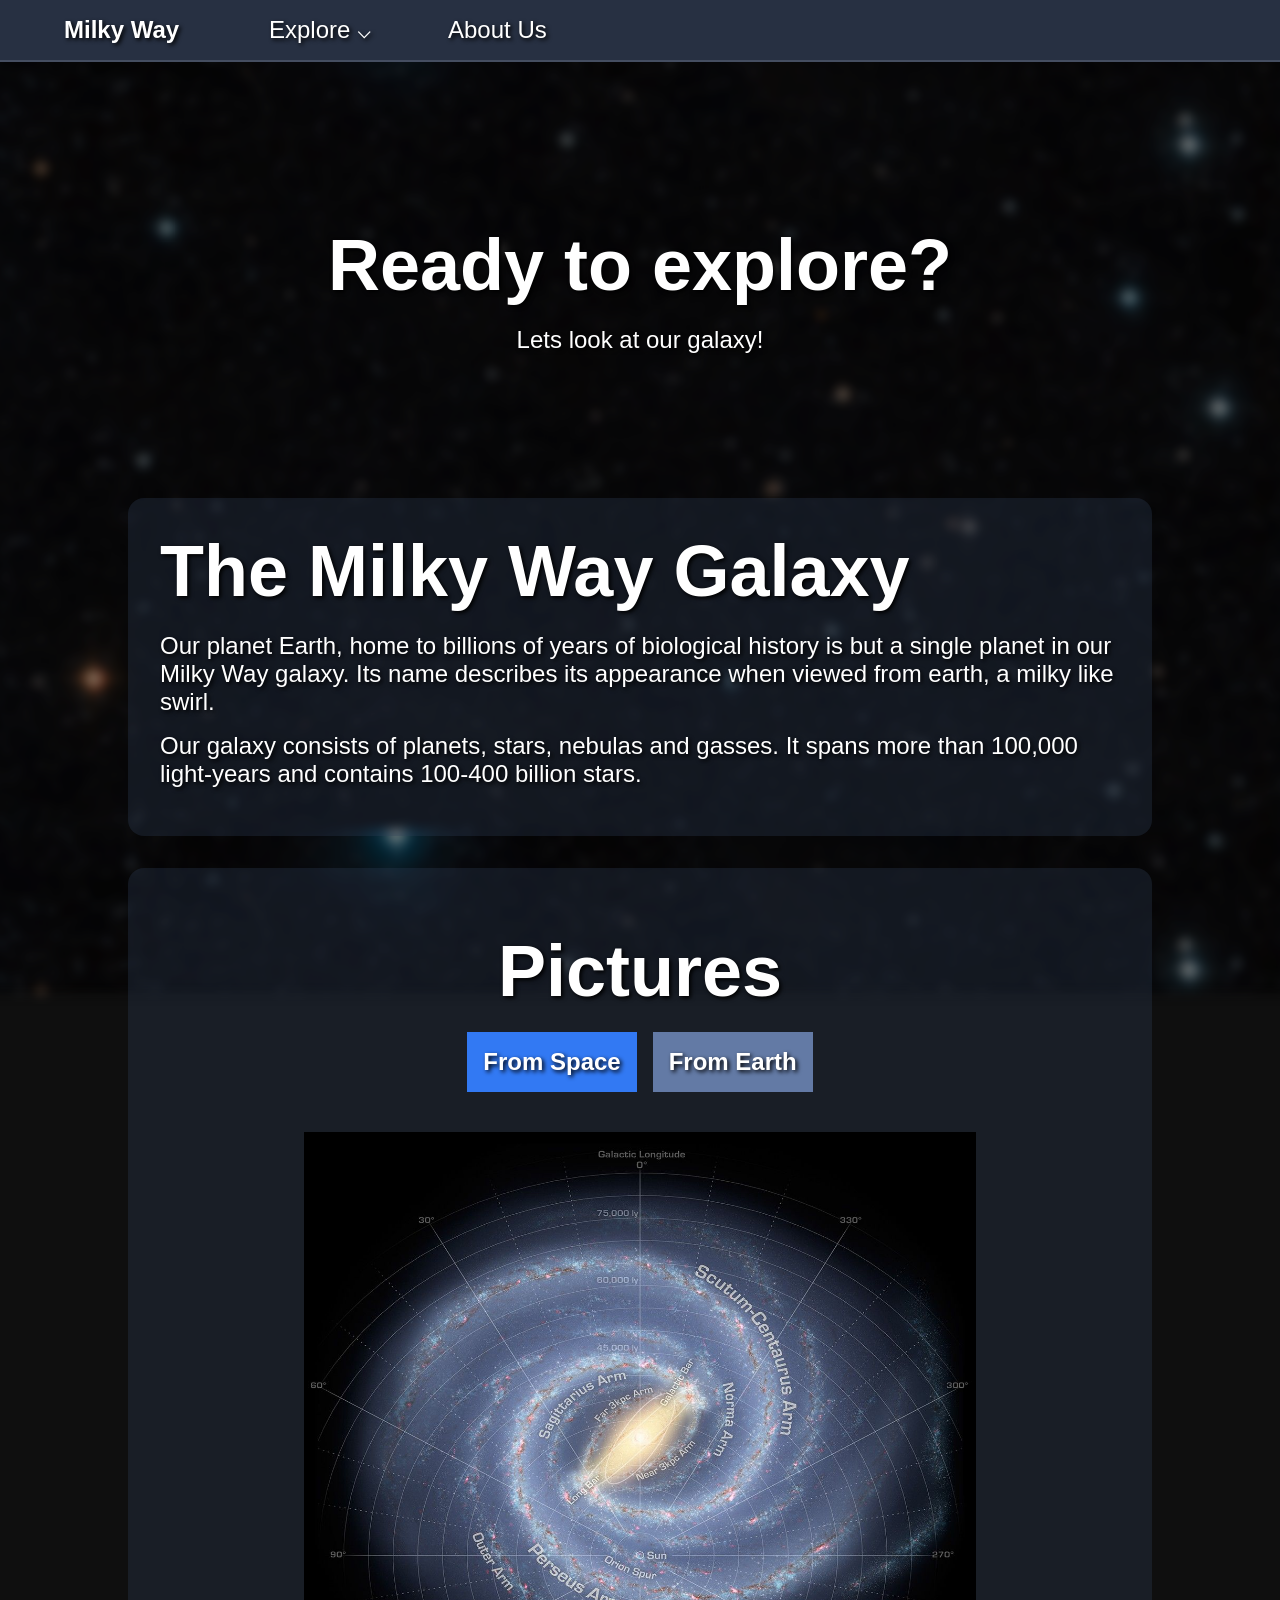
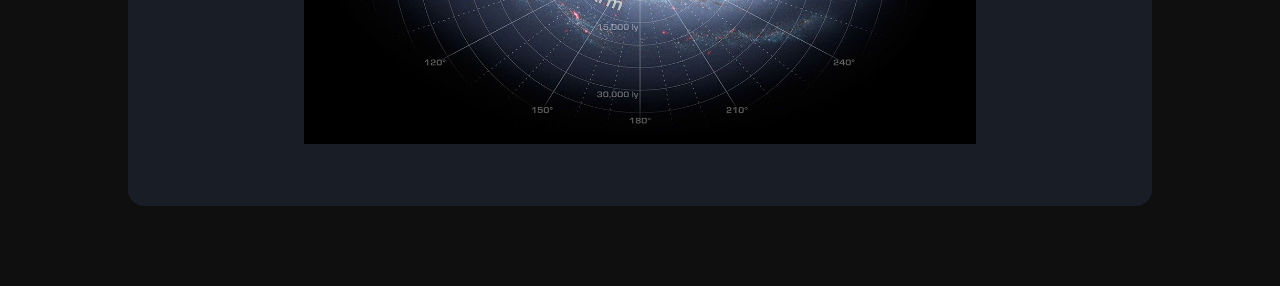
<file: Summative 2/index.html>
<!DOCTYPE html>
<html lang="en">

<head>
    <meta charset="UTF-8">
    <meta name="viewport" content="width=device-width, initial-scale=1.0">
    <title>Milkyway</title>
    <link rel="stylesheet" href="assets/css/style.css">
</head>

<body>
    <div class="content">
        <header>
            <nav class="navbar">
                <ul class="main-nav-bar ">
                    <li><a href="index.html" tabindex="0" [aria-current="page" ] id="currentPage">Milky Way</a></li>
                    <li>
                        <div class="dropdown-menu">
                            <button onclick="dropdown()" id="dropdown-btn">Explore ⌵</button>
                            <div id="dropdown-content">
                                <ul>
                                    <li><a href="pages/solarsystem.html" tabindex="0">Solar System</a></li>
                                    <li><a href="pages/planet/mercury.html" tabindex="0">Mercury</a></li>
                                    <li><a href="pages/planet/venus.html" tabindex="0">Venus</a></li>
                                    <li><a href="pages/planet/earth.html" tabindex="0">Earth</a></li>
                                    <li><a href="pages/planet/mars.html" tabindex="0">Mars</a></li>
                                    <li><a href="pages/planet/jupiter.html" tabindex="0">Jupiter</a></li>
                                    <li><a href="pages/planet/saturn.html" tabindex="0">Saturn</a></li>
                                    <li><a href="pages/planet/uranus.html" tabindex="0">Uranus</a></li>
                                    <li><a href="pages/planet/neptune.html" tabindex="0">Neptune</a></li>
                                </ul>
                            </div>
                        </div>
                    </li>
                    <li><a href="pages/about.html" tabindex="0">About Us</a>
                    </li>
                </ul>
            </nav>
        </header>

        <!-- Main tag for semantics -->
        <main>
            <div id="wrapper">

                <div class="introduction">
                    <h1>Ready to explore?</h1>
                    <p>Lets look at our galaxy!</p>
                </div>




                <div class="grid-container">
                    <div class="grid-text-container" id="">
                        <h1>The Milky Way Galaxy</h1>
                        <p>Our planet Earth, home to billions of years of biological history is but a single planet in
                            our
                            Milky
                            Way galaxy. Its name describes its appearance when viewed from earth, a milky like swirl.
                        </p>
                        <p>Our galaxy consists of planets, stars, nebulas and gasses. It
                            spans more than 100,000 light-years and contains 100-400 billion stars.</p>
                    </div>

                    <div class="grid-media-container">
                        <h1>Pictures</h1>
                        <div class="btn-container">
                            <button class="btn-highlight" id="milky-button1"
                                onclick="img_swap(this, 'assets/images/milkyway.jpg', 'milkyway')">From Space</button>
                            <button class="btn-default" id="milky-button2"
                                onclick="img_swap(this, 'assets/images/milkyway_earth.jpg', 'milkyway')">From
                                Earth</button>
                        </div>
                        <img src="assets/images/milkyway.jpg" alt="Milkyway Space" class="img-child" id="milkyway">
                    </div>
                </div>
            </div>

        </main>
    </div>

    <script src="assets/js/script.js" defer></script>
</body>


</html>
</file>
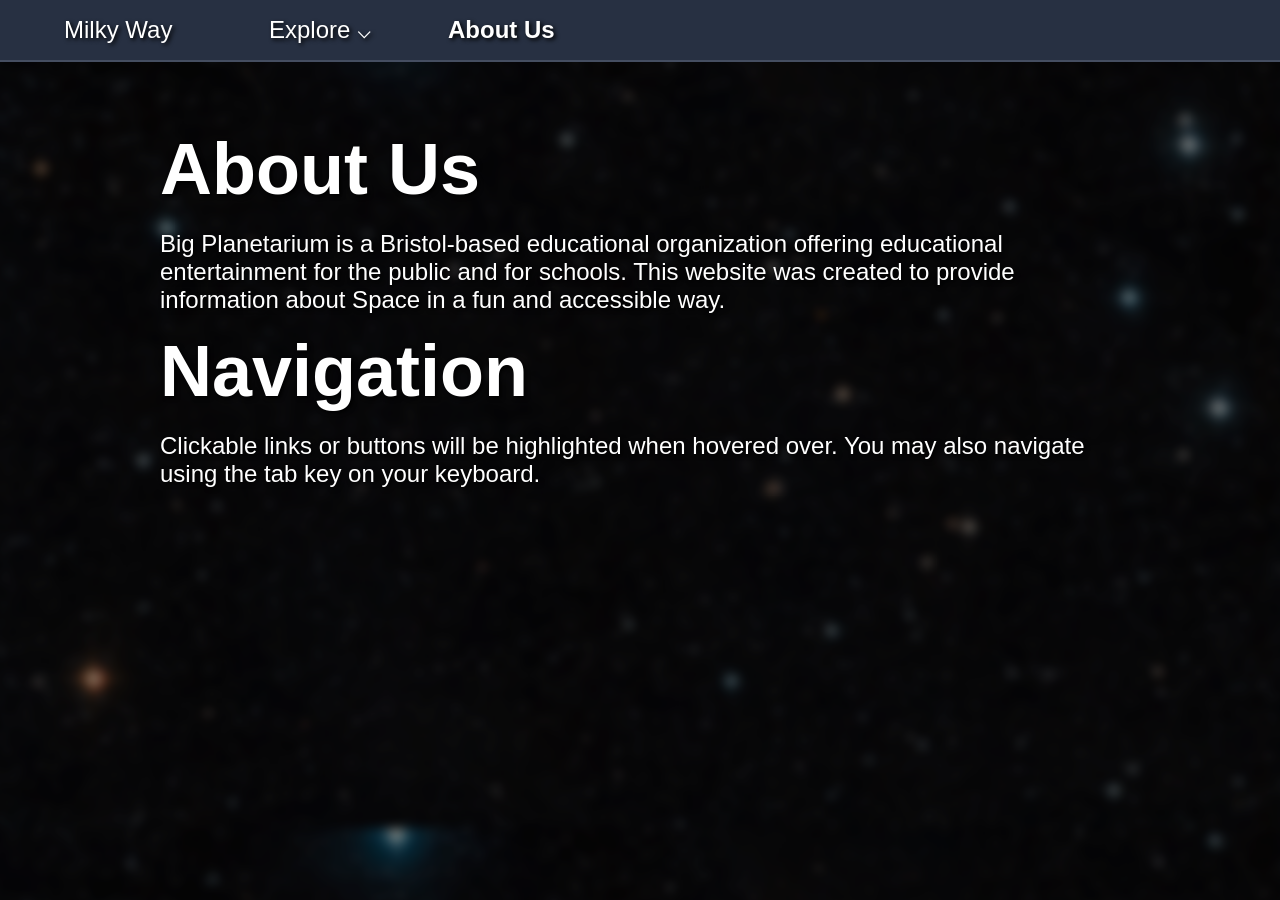
<file: Summative 2/pages/about.html>
<!DOCTYPE html>
<html lang="en">

<head>
    <meta charset="UTF-8">
    <meta name="viewport" content="width=device-width, initial-scale=1.0">
    <title>Saturn</title>
    <link rel="stylesheet" href="../assets/css/style.css">
</head>

<body>
    <div class="content">
        <header>
            <nav class="navbar">
                <ul class="main-nav-bar ">
                    <li><a href="../index.html" tabindex="0">Milky Way</a></li>
                    <li>
                        <div class="dropdown-menu">
                            <!-- <a href="solarsystem.html" tabindex="0">Our Solar System</a> -->
                            <button onclick="dropdown()" id="dropdown-btn">Explore ⌵</button>
                            <div id="dropdown-content">
                                <ul>
                                    <li><a href="solarsystem.html" tabindex="0">Solar System</a></li>
                                    <li><a href="planet/mercury.html" tabindex="0">Mercury</a></li>
                                    <li><a href="planet/venus.html" tabindex="0">Venus</a></li>
                                    <li><a href="planet/earth.html" tabindex="0">Earth</a></li>
                                    <li><a href="planet/mars.html" tabindex="0">Mars</a></li>
                                    <li><a href="planet/jupiter.html" tabindex="0">Jupiter</a></li>
                                    <li><a href="planet/saturn.html" tabindex="0">Saturn</a></li>
                                    <li><a href="planet/uranus.html" tabindex="0">Uranus</a></li>
                                    <li><a href="planet/neptune.html" tabindex="0">Neptune</a></li>
                                </ul>
                            </div>
                        </div>
                    </li>
                    <li><a href="about.html" [aria-current="page"] tabindex="0" id="currentPage">About Us</a>
                    </li>
                </ul>
            </nav>
        </header>

        <!-- Main tag for semandtics -->
        <main>
            <div id="wrapper">
                <div class="text-container">
                    <h1>About Us</h1>
                    <p>Big Planetarium is a Bristol-based educational organization offering educational entertainment
                        for the public and for schools. This website was created to provide information about Space in a
                        fun and accessible way.</p>

                    <h1>Navigation</h1>
                    <p>Clickable links or buttons will be highlighted when hovered over. You may also navigate using the
                        tab key on your keyboard.</p>
                </div>

            </div>
    </div>
    </main>
    <script src="../assets/js/script.js" defer></script>
</body>


</html>
</file>
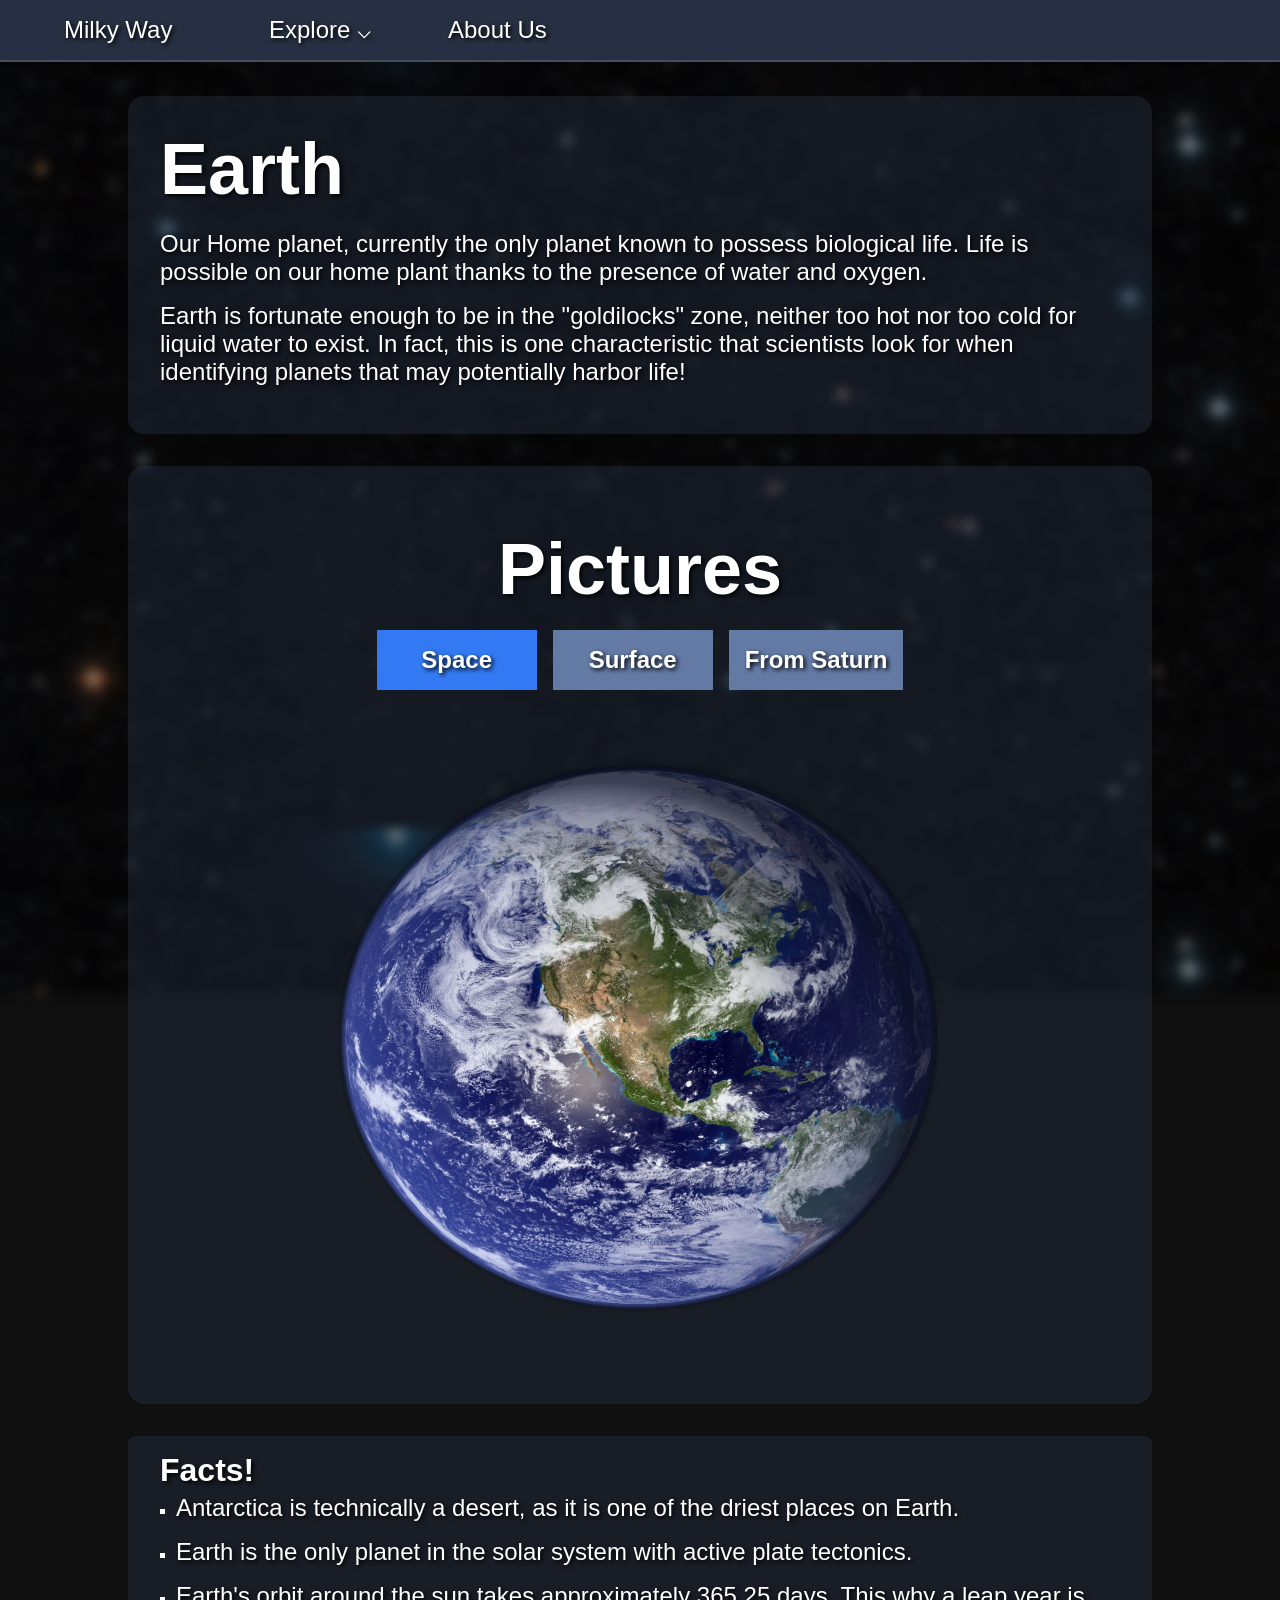
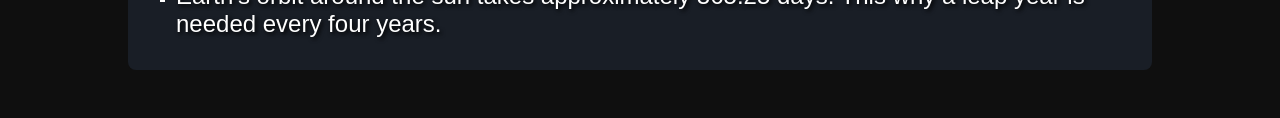
<file: Summative 2/pages/planet/earth.html>
<!DOCTYPE html>
<html lang="en">

<head>
    <meta charset="UTF-8">
    <meta name="viewport" content="width=device-width, initial-scale=1.0">
    <title>Earth</title>
    <link rel="stylesheet" href="../../assets/css/style.css">
</head>

<body>
    <div class="content">
        <header>
            <nav class="navbar">
                <ul class="main-nav-bar ">
                    <li><a href="../../index.html" tabindex="0">Milky Way</a></li>
                    <li>
                        <div class="dropdown-menu">
                            <button onclick="dropdown()" id="dropdown-btn">Explore ⌵</button>
                            <div id="dropdown-content">
                                <ul>
                                    <li><a href="../solarsystem.html" tabindex="0">Solar System</a></li>
                                    <li><a href="mercury.html" tabindex="0">Mercury</a></li>
                                    <li><a href="venus.html" tabindex="0">Venus</a></li>
                                    <li><a href="earth.html" tabindex="0" id="currentPage" [aria-current="page"
                                            ]>Earth</a></li>
                                    <li><a href="mars.html" tabindex="0">Mars</a></li>
                                    <li><a href="jupiter.html" tabindex="0">Jupiter</a></li>
                                    <li><a href="saturn.html" tabindex="0">Saturn</a></li>
                                    <li><a href="uranus.html" tabindex="0">Uranus</a></li>
                                    <li><a href="neptune.html" tabindex="0">Neptune</a></li>
                                </ul>
                            </div>
                        </div>
                    </li>
                    <li><a href="../about.html" tabindex="0">About Us</a>
                    </li>
                </ul>
            </nav>
        </header>

        <!-- Main tag for semantics -->
        <main>
            <div id="wrapper">
                <div class="grid-container">
                    <div class="grid-text-container">
                        <h1>Earth</h1>
                        <p>Our Home planet, currently the only planet known to possess biological life. Life is possible
                            on
                            our
                            home plant thanks to the presence of water and oxygen.
                        </p>
                        <p>Earth is fortunate enough to be in the "goldilocks" zone,
                            neither
                            too
                            hot nor too cold for liquid water to exist. In fact, this is one characteristic that scientists look for when identifying planets that may potentially harbor life!</p>

                    </div>

                    <div class="grid-media-container">
                        <h1>Pictures</h1>
                        <div class="btn-container">
                            <button class="btn-highlight" id="earth-button1"
                                onclick="img_swap(this, '../../assets/images/planet_space/Earth.webp', 'earth')">Space</button>
                            <button class="btn-default" id="earth-button2"
                                onclick="img_swap(this, '../../assets/images/planet_surface/earth_surface.jpg', 'earth')">Surface</button>
                            <button class="btn-default" id="earth-button3"
                                onclick="img_swap(this, '../../assets/images/misc/pale_dot.png', 'earth')">From
                                Saturn</button>
                        </div>
                        <img src="../../assets/images/planet_space/Earth.webp" alt="earth" class="img-child" id="earth">
                    </div>
                </div>

                <div class="fact-container">
                    <h2>Facts!</h2>
                    <ul>
                        <!-- p tag inside li for semantics, helps with accessibility -->
                        <li>
                            <p>Antarctica is technically a desert, as it is one of the driest places on Earth.</p>
                        </li>
                        <li>
                            <p>Earth is the only planet in the solar system with active plate tectonics.</p>
                        </li>
                        <li>
                            <p>Earth's orbit around the sun takes approximately 365.25 days. This why a leap year is
                                needed
                                every four years.</p>
                        </li>
                    </ul>
                </div>
            </div>
        </main>
    </div>
    <script src="../../assets/js/script.js" defer></script>
</body>


</html>
</file>
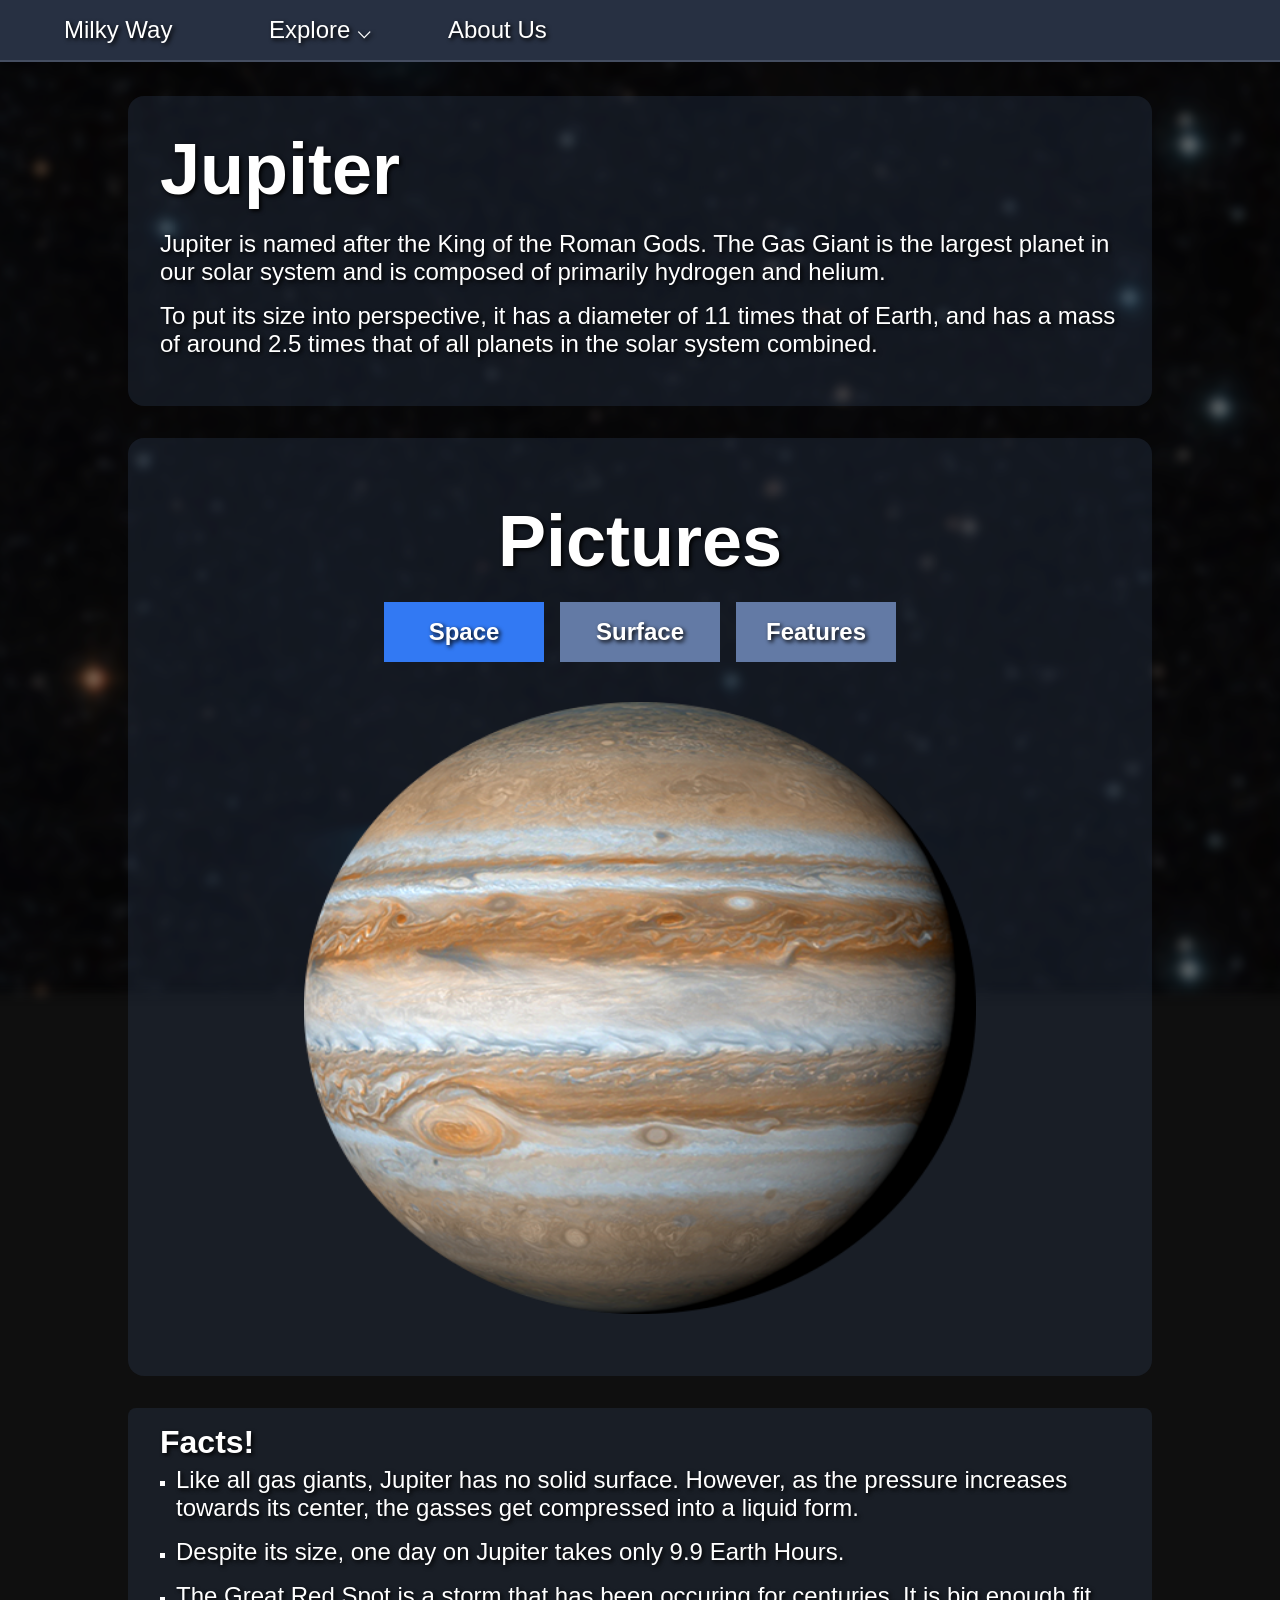
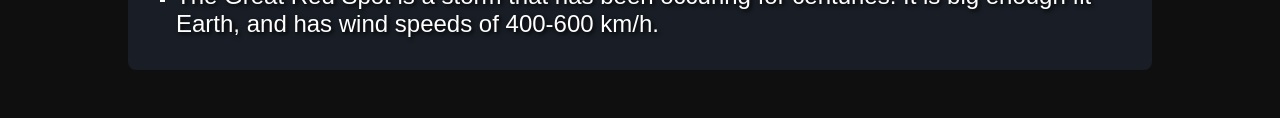
<file: Summative 2/pages/planet/jupiter.html>
<!DOCTYPE html>
<html lang="en">

<head>
    <meta charset="UTF-8">
    <meta name="viewport" content="width=device-width, initial-scale=1.0">
    <title>Jupiter</title>
    <link rel="stylesheet" href="../../assets/css/style.css">
</head>

<body>
    <div class="content">
        <header>
            <nav class="navbar">
                <ul class="main-nav-bar ">
                    <li><a href="../../index.html" tabindex="0">Milky Way</a></li>
                    <li>
                        <div class="dropdown-menu">
                            <button onclick="dropdown()" id="dropdown-btn">Explore ⌵</button>
                            <div id="dropdown-content">
                                <ul>
                                    <li><a href="../solarsystem.html" tabindex="0">Solar System</a></li>
                                    <li><a href="mercury.html" tabindex="0">Mercury</a></li>
                                    <li><a href="venus.html" tabindex="0">Venus</a></li>
                                    <li><a href="earth.html" tabindex="0">Earth</a></li>
                                    <li><a href="mars.html" tabindex="0">Mars</a></li>
                                    <li><a href="jupiter.html" tabindex="0" id="currentPage" [aria-current="page"
                                            ]>Jupiter</a></li>
                                    <li><a href="saturn.html" tabindex="0">Saturn</a></li>
                                    <li><a href="uranus.html" tabindex="0">Uranus</a></li>
                                    <li><a href="neptune.html" tabindex="0">Neptune</a></li>
                                </ul>
                            </div>
                        </div>
                    </li>
                    <li><a href="../about.html" tabindex="0">About Us</a>
                    </li>
                </ul>
            </nav>
        </header>

        <!-- Main tag for semantics -->
        <main>
            <div id="wrapper">
                <div class="grid-container">

                    <div class="grid-text-container">
                        <h1>Jupiter</h1>
                        <p>Jupiter is named after the King of the Roman Gods. The Gas Giant is the largest planet in our
                            solar
                            system and is composed of primarily hydrogen and helium.</p>
                        <p>To put its size into perspective, it has a diameter of 11 times that of Earth, and has a mass
                            of around 2.5 times that of all planets in the solar system combined.</p>
                    </div>

                    <div class="grid-media-container">
                        <h1>Pictures</h1>
                        <div class="btn-container">
                            <button class="btn-highlight" id="jupiter-button1"
                                onclick="img_swap(this, '../../assets/images/planet_space/jupiter.png', 'jupiter')">Space</button>
                            <button class="btn-default" id="jupiter-button2"
                                onclick="img_swap(this, '../../assets/images/planet_surface/jupiter_surface.jpg', 'jupiter')">Surface</button>
                            <button class="btn-default" id="jupiter-button3"
                                onclick="img_swap(this, '../../assets/images/misc/jupiter_features.jpg', 'jupiter')">Features</button>
                        </div>
                        <img src="../../assets/images/planet_space/jupiter.png" alt="jupiter" class="img-child"
                            id="jupiter">
                    </div>
                </div>

                <div class="fact-container">
                    <h2>Facts!</h2>
                    <ul>
                        <!-- p tag inside li for semantics, helps with accessibility -->
                        <li>
                            <p>Like all gas giants, Jupiter has no solid surface. However, as the pressure increases
                                towards
                                its center, the gasses get compressed into a liquid form.</p>
                        </li>
                        <li>
                            <p>Despite its size, one day on Jupiter takes only 9.9 Earth Hours.</p>
                        </li>
                        <li>
                            <p>The Great Red Spot is a storm that has been occuring for centuries. It is big enough fit
                                Earth, and has wind speeds of 400-600 km/h.</p>
                        </li>
                    </ul>
                </div>
            </div>
        </main>
    </div>
    <script src="../../assets/js/script.js" defer></script>
</body>


</html>
</file>
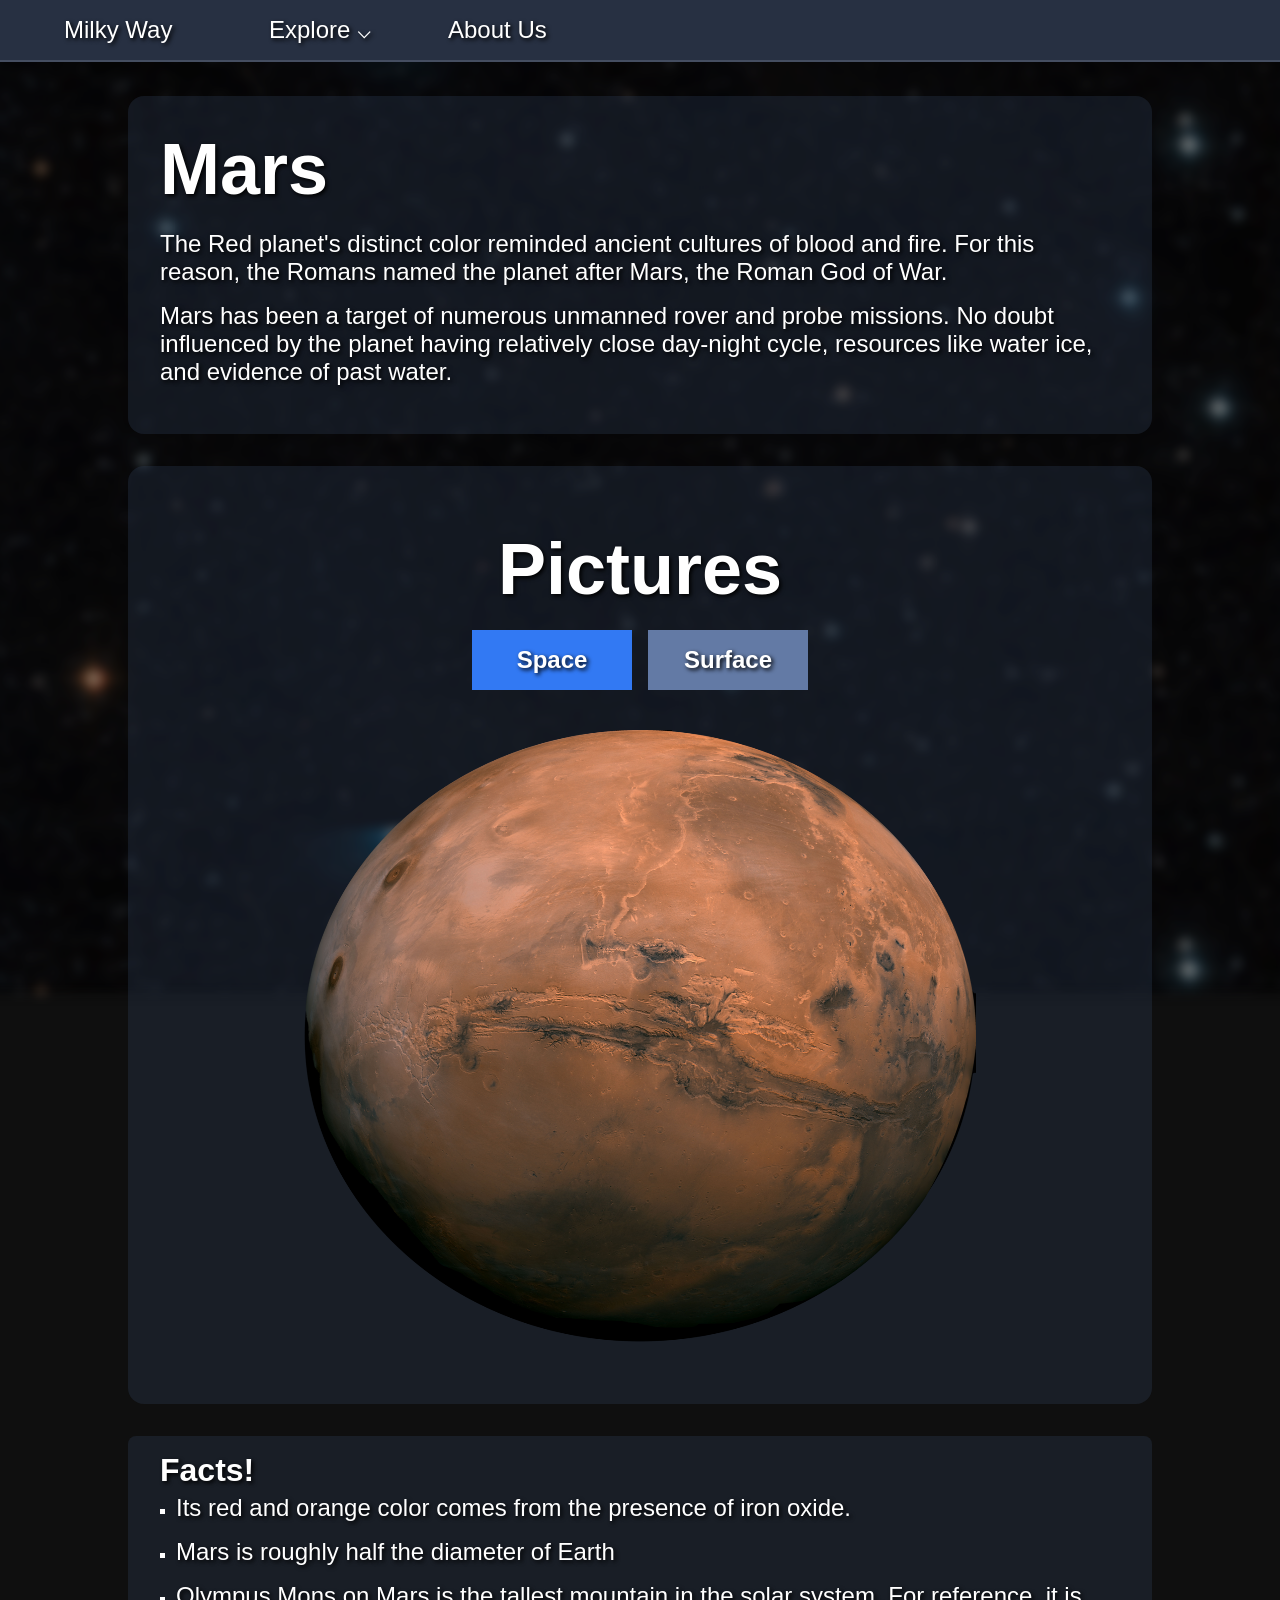
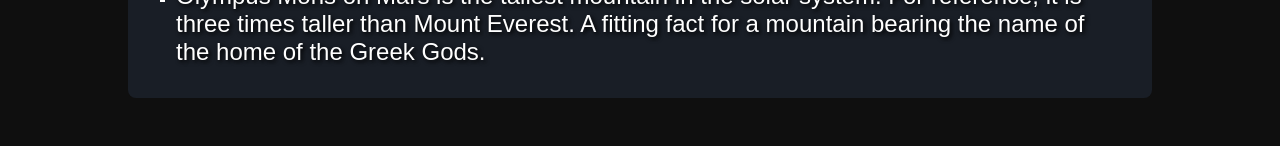
<file: Summative 2/pages/planet/mars.html>
<!DOCTYPE html>
<html lang="en">

<head>
    <meta charset="UTF-8">
    <meta name="viewport" content="width=device-width, initial-scale=1.0">
    <title>Mars</title>
    <link rel="stylesheet" href="../../assets/css/style.css">
</head>

<body>
    <div class="content">
        <header>
            <nav class="navbar">
                <ul class="main-nav-bar ">
                    <li><a href="../../index.html" tabindex="0">Milky Way</a></li>
                    <li>
                        <div class="dropdown-menu">
                            <button onclick="dropdown()" id="dropdown-btn">Explore ⌵</button>
                            <div id="dropdown-content">
                                <ul>
                                    <li><a href="../solarsystem.html" tabindex="0">Solar System</a></li>
                                    <li><a href="mercury.html" tabindex="0">Mercury</a></li>
                                    <li><a href="venus.html" tabindex="0">Venus</a></li>
                                    <li><a href="earth.html" tabindex="0">Earth</a></li>
                                    <li><a href="mars.html" tabindex="0" id="currentPage" [aria-current="page"
                                            ]>Mars</a></li>
                                    <li><a href="jupiter.html" tabindex="0">Jupiter</a></li>
                                    <li><a href="saturn.html" tabindex="0">Saturn</a></li>
                                    <li><a href="uranus.html" tabindex="0">Uranus</a></li>
                                    <li><a href="neptune.html" tabindex="0">Neptune</a></li>
                                </ul>
                            </div>
                        </div>
                    </li>
                    <li><a href="../about.html" tabindex="0">About Us</a>
                    </li>
                </ul>
            </nav>

        </header>

        <!-- Main tag for semantics -->
        <main>
            <div id="wrapper">
                <div class="grid-container">
                    <div class="grid-text-container">
                        <h1>Mars</h1>
                        <p>The Red planet's distinct color reminded ancient cultures of blood and fire. For this reason,
                            the
                            Romans named the planet after Mars, the Roman God of War.</p>
                        <P>Mars has been a target of numerous unmanned rover and probe missions. No doubt influenced by
                            the planet having relatively
                            close day-night cycle, resources like water ice, and evidence of past water.
                        </P>
                    </div>

                    <div class="grid-media-container">
                        <h1>Pictures</h1>
                        <div class="btn-container">
                            <button class="btn-highlight" id="mars-button1"
                                onclick="img_swap(this, '../../assets/images/planet_space/mars.png', 'mars')">Space</button>
                            <button class="btn-default" id="mars-button2"
                                onclick="img_swap(this, '../../assets/images/planet_surface/mars_surface.webp', 'mars')">Surface</button>
                        </div>
                        <img src="../../assets/images/planet_space/mars.png" alt="mars" class="img-child" id="mars">
                    </div>
                </div>

                <div class="fact-container">
                    <h2>Facts!</h2>
                    <ul>
                        <!-- p tag inside li for semantics, helps with accessibility -->
                        <li>
                            <p>Its red and orange color comes from the presence of iron oxide.</p>
                        </li>
                        <li>
                            <p>Mars is roughly half the diameter of Earth</p>
                        </li>
                        <li>
                            <p>Olympus Mons on Mars is the tallest mountain in the solar system. For reference, it is
                                three times taller than
                                Mount
                                Everest. A fitting fact for a mountain bearing the name of the home of the Greek Gods.
                            </p>
                        </li>
                    </ul>
                </div>
            </div>
        </main>
    </div>
    <script src="../../assets/js/script.js" defer></script>
</body>


</html>
</file>
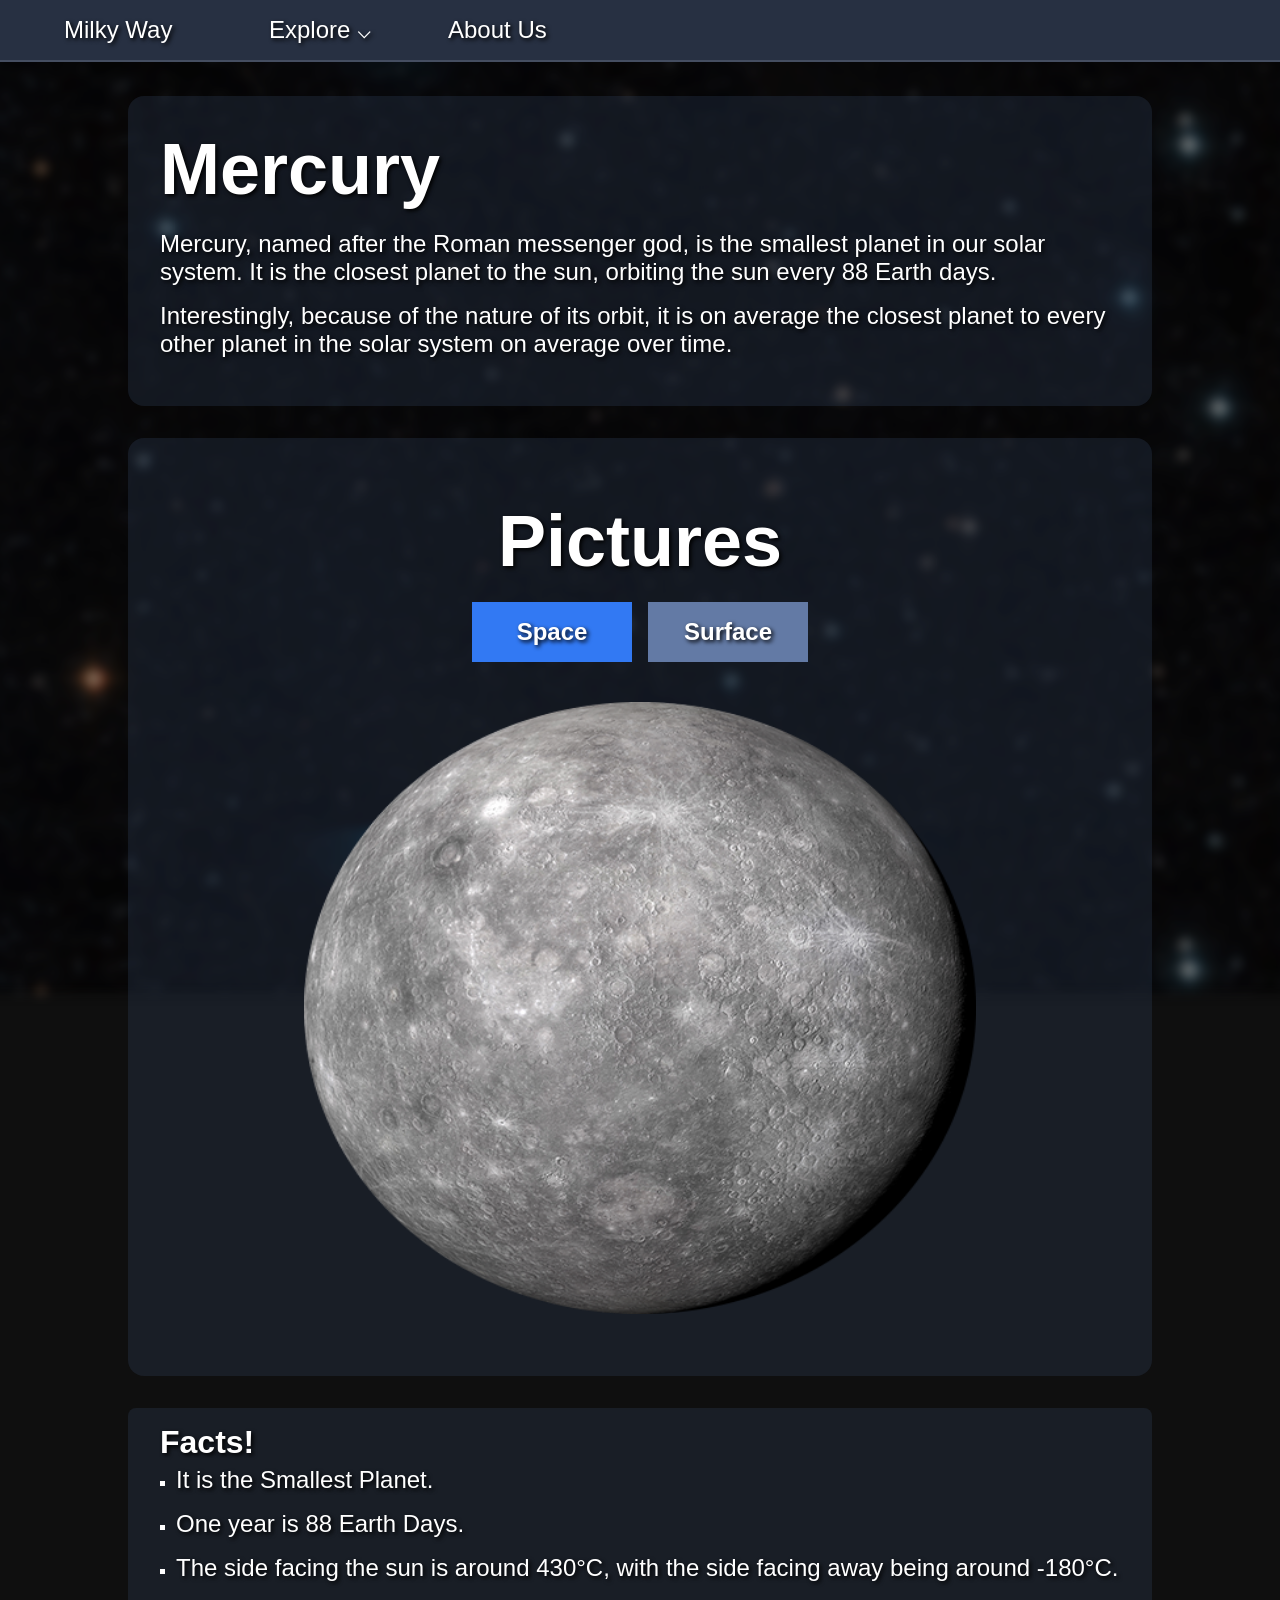
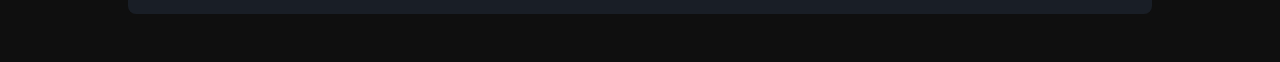
<file: Summative 2/pages/planet/mercury.html>
<!DOCTYPE html>
<html lang="en">

<head>
    <meta charset="UTF-8">
    <meta name="viewport" content="width=device-width, initial-scale=1.0">
    <title>Mercury</title>
    <link rel="stylesheet" href="../../assets/css/style.css">
</head>

<body>
    <div class="content">
        <header>
            <nav class="navbar">
                <ul class="main-nav-bar ">
                    <li><a href="../../index.html" tabindex="0">Milky Way</a></li>
                    <li>
                        <div class="dropdown-menu">
                            <button onclick="dropdown()" id="dropdown-btn">Explore ⌵</button>
                            <div id="dropdown-content">
                                <ul>
                                    <li><a href="../solarsystem.html" tabindex="0">Solar System</a></li>
                                    <li><a href="mercury.html" id="currentPage" [aria-current="page" ]
                                            tabindex="0">Mercury</a></li>
                                    <li><a href="venus.html" tabindex="0">Venus</a></li>
                                    <li><a href="earth.html" tabindex="0">Earth</a></li>
                                    <li><a href="mars.html" tabindex="0">Mars</a></li>
                                    <li><a href="jupiter.html" tabindex="0">Jupiter</a></li>
                                    <li><a href="saturn.html" tabindex="0">Saturn</a></li>
                                    <li><a href="uranus.html" tabindex="0">Uranus</a></li>
                                    <li><a href="neptune.html" tabindex="0">Neptune</a></li>
                                </ul>
                            </div>
                        </div>
                    </li>
                    <li><a href="../about.html" tabindex="0">About Us</a>
                    </li>
                </ul>
            </nav>
        </header>

        <!-- Main tag for semantics -->
        <main>
            <div id="wrapper">
                <div class="grid-container">
                    <div class="grid-text-container">
                        <h1>Mercury</h1>
                        <p>Mercury, named after the Roman messenger god, is the smallest planet in our solar system. It
                            is
                            the
                            closest planet to the sun, orbiting the sun every 88 Earth days.</p>

                        <p>Interestingly, because of the nature of its orbit, it is on average the closest planet to
                            every other planet in the solar system on average over time.</p>
                    </div>

                    <div class="grid-media-container">
                        <h1>Pictures</h1>
                        <div class="btn-container">
                            <button class="btn-highlight" id="mercury-button1"
                                onclick="img_swap(this, '../../assets/images/planet_space/mercury.png', 'mercury')">Space</button>
                            <button class="btn-default" id="mercury-button2"
                                onclick="img_swap(this, '../../assets/images/planet_surface/mercury_surface.jpg', 'mercury')">Surface</button>
                        </div>
                        <img src="../../assets/images/planet_space/mercury.png" alt="mercury" class="img-child"
                            id="mercury">
                    </div>
                </div>

                <div class="fact-container">
                    <h2>Facts!</h2>
                    <ul>
                        <!-- p tag inside li for semantics, helps with accessibility -->
                        <li>
                            <p>It is the Smallest Planet.</p>
                        </li>
                        <li>
                            <p>One year is 88 Earth Days.</p>
                        </li>
                        <li>
                            <p>The side facing the sun is around 430°C, with the side facing away being around -180°C.
                            </p>
                        </li>
                    </ul>
                </div>
            </div>
        </main>
    </div>
    <script src="../../assets/js/script.js" defer></script>
</body>


</html>
</file>
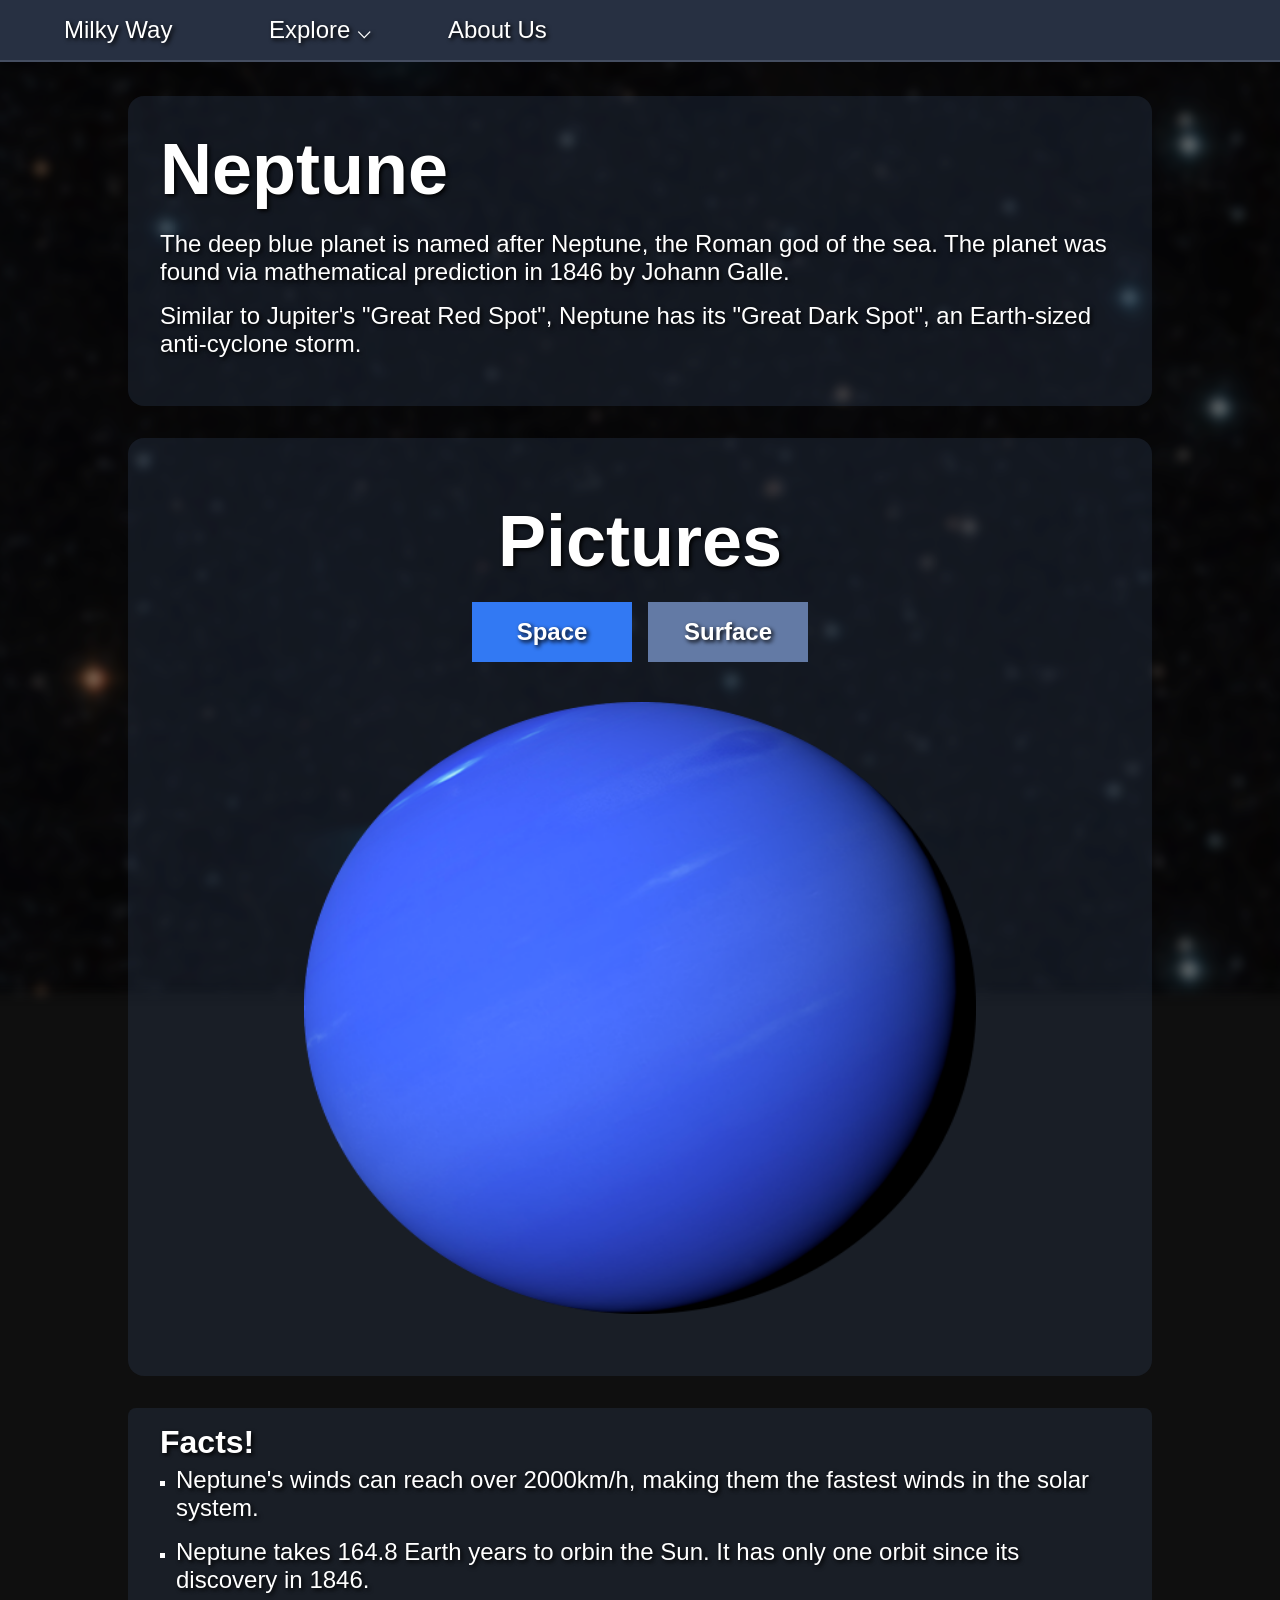
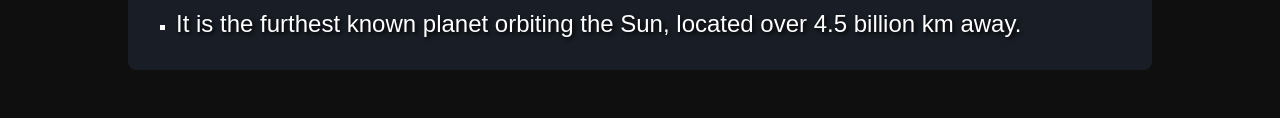
<file: Summative 2/pages/planet/neptune.html>
<!DOCTYPE html>
<html lang="en">

<head>
    <meta charset="UTF-8">
    <meta name="viewport" content="width=device-width, initial-scale=1.0">
    <title>Neptune</title>
    <link rel="stylesheet" href="../../assets/css/style.css">
</head>

<body>
    <div class="content">
        <header>
            <nav class="navbar">
                <ul class="main-nav-bar ">
                    <li><a href="../../index.html" tabindex="0">Milky Way</a></li>
                    <li>
                        <div class="dropdown-menu">
                            <button onclick="dropdown()" id="dropdown-btn">Explore ⌵</button>
                            <div id="dropdown-content">
                                <ul>
                                    <li><a href="../solarsystem.html" tabindex="0">Solar System</a></li>
                                    <li><a href="mercury.html" tabindex="0">Mercury</a></li>
                                    <li><a href="venus.html" tabindex="0">Venus</a></li>
                                    <li><a href="earth.html" tabindex="0">Earth</a></li>
                                    <li><a href="mars.html" tabindex="0">Mars</a></li>
                                    <li><a href="jupiter.html" tabindex="0">Jupiter</a></li>
                                    <li><a href="saturn.html" tabindex="0">Saturn</a></li>
                                    <li><a href="uranus.html" tabindex="0">Uranus</a></li>
                                    <li><a href="neptune.html" tabindex="0" id="currentPage" [aria-current="page"
                                            ]>Neptune</a></li>
                                </ul>
                            </div>
                        </div>
                    </li>
                    <li><a href="../about.html" tabindex="0">About Us</a>
                    </li>
                </ul>
            </nav>
        </header>

        <!-- Main tag for semantics -->
        <main>
            <div id="wrapper">
                <div class="grid-container">
                    <div class="grid-text-container">
                        <h1>Neptune</h1>
                        <p>The deep blue planet is named after Neptune, the Roman god of the sea. The planet was found
                            via
                            mathematical prediction in 1846 by Johann Galle.</p>

                        <p>Similar to Jupiter's "Great Red Spot", Neptune has its "Great Dark Spot", an Earth-sized anti-cyclone storm.</p>
                    </div>

                    <div class="grid-media-container">
                        <h1>Pictures</h1>
                        <div class="btn-container">
                            <button class="btn-highlight" id="neptune-button1"
                                onclick="img_swap(this, '../../assets/images/planet_space/neptune.png', 'neptune')">Space</button>
                            <button class="btn-default" id="uranus-button2"
                                onclick="img_swap(this, '../../assets/images/planet_surface/neptune_surface.jpg', 'neptune')">Surface</button>
                        </div>
                        <img src="../../assets//images/planet_space/neptune.png" alt="uranus" class="img-child"
                            id="neptune">
                    </div>
                </div>

                <div class="fact-container">
                    <h2>Facts!</h2>
                    <ul>
                        <!-- p tag inside li for semantics, helps with accessibility -->
                        <li>
                            <p>Neptune's winds can reach over 2000km/h, making them the fastest winds in the solar
                                system.</p>
                        </li>
                        <li>
                            <p>Neptune takes 164.8 Earth years to orbin the Sun. It has only one orbit since its
                                discovery in 1846.</p>
                        </li>
                        <li>
                            <p>It is the furthest known planet orbiting the Sun, located over 4.5 billion km away.</p>
                        </li>
                    </ul>
                </div>
            </div>
        </main>
    </div>
    <script src="../../assets/js/script.js" defer></script>
</body>


</html>
</file>
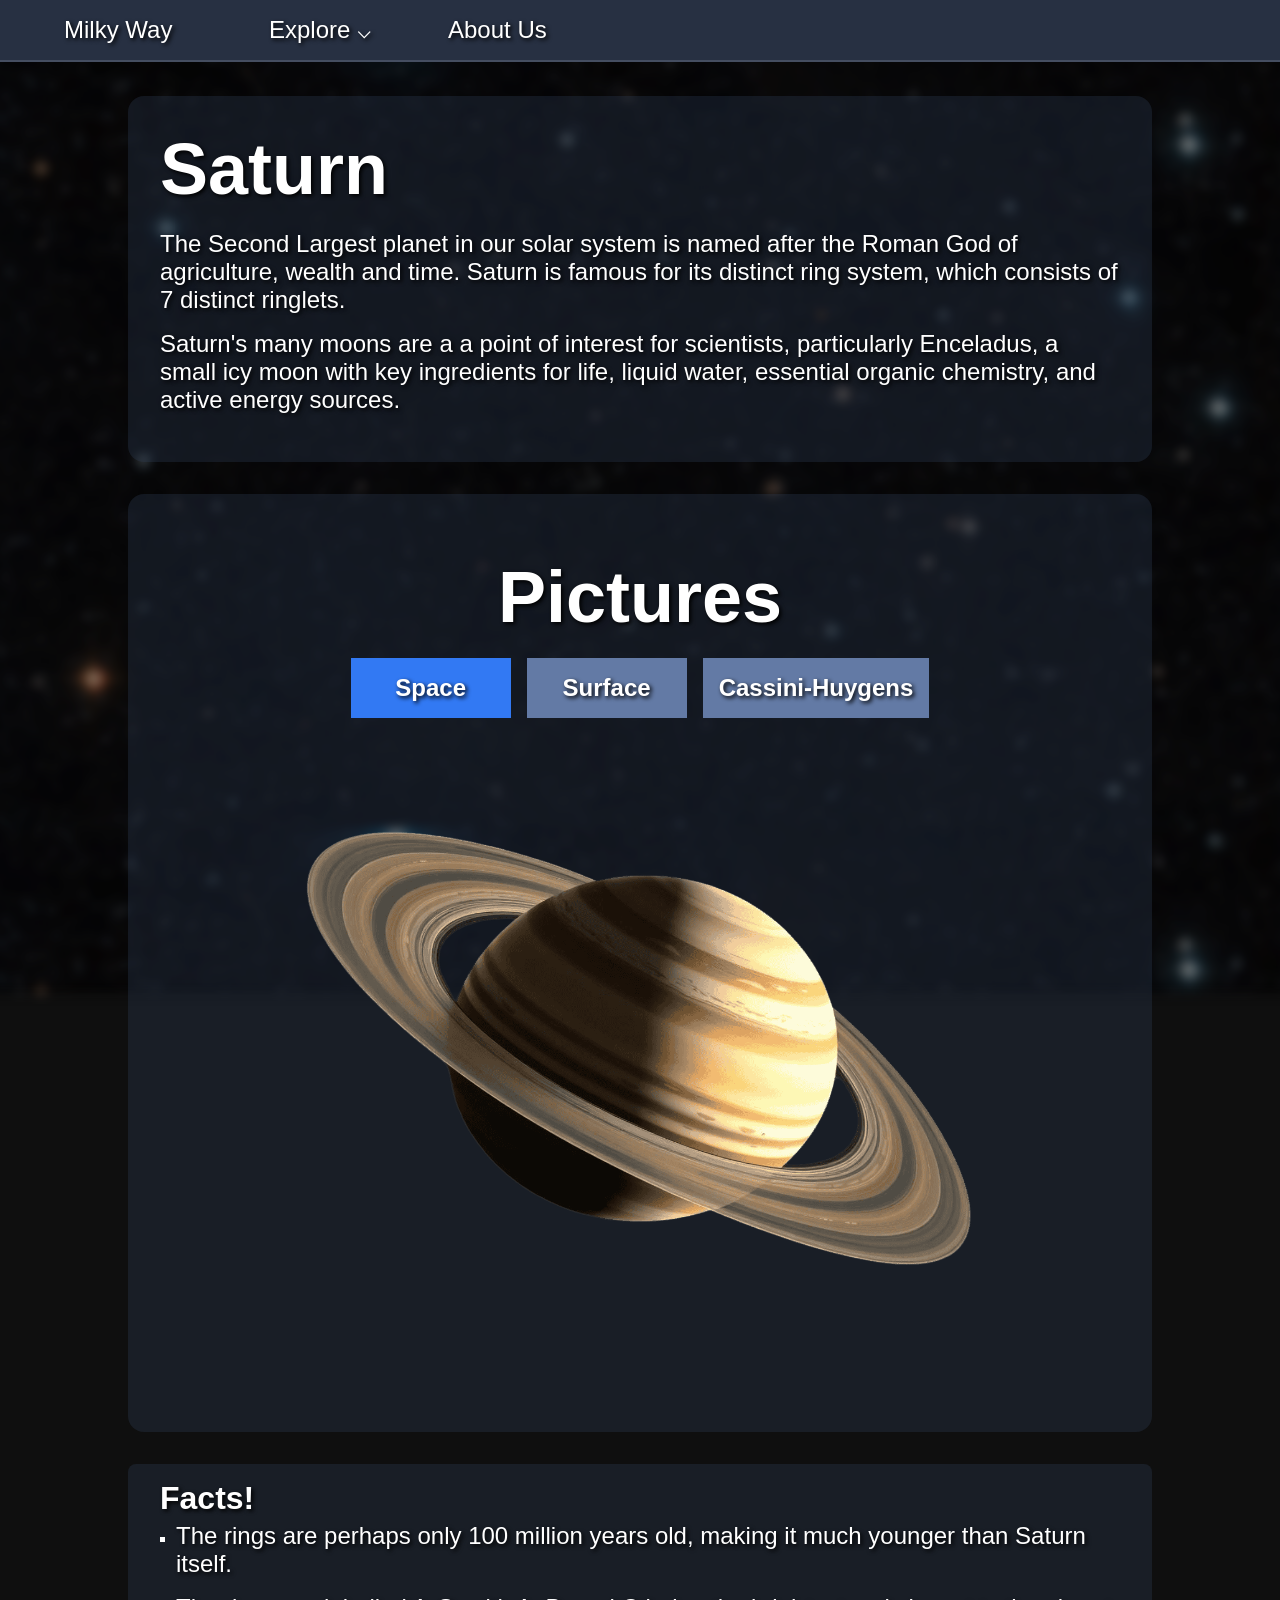
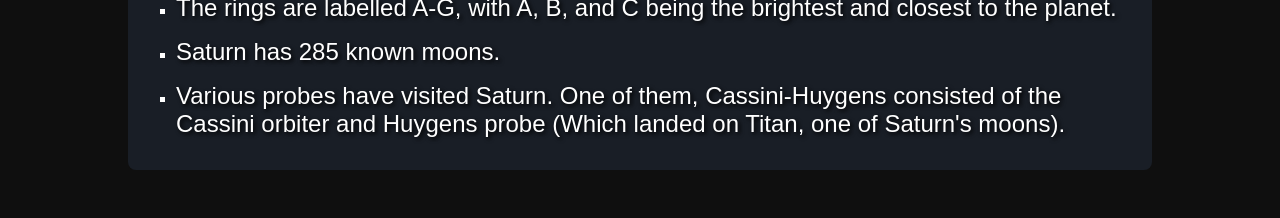
<file: Summative 2/pages/planet/saturn.html>
<!DOCTYPE html>
<html lang="en">

<head>
    <meta charset="UTF-8">
    <meta name="viewport" content="width=device-width, initial-scale=1.0">
    <title>Saturn</title>
    <link rel="stylesheet" href="../../assets/css/style.css">
</head>

<body>
    <div class="content">
        <header>
            <nav class="navbar">
                <ul class="main-nav-bar ">
                    <li><a href="../../index.html" tabindex="0">Milky Way</a></li>
                    <li>
                        <div class="dropdown-menu">
                            <button onclick="dropdown()" id="dropdown-btn">Explore ⌵</button>
                            <div id="dropdown-content">
                                <ul>
                                    <li><a href="../solarsystem.html" tabindex="0">Solar System</a></li>
                                    <li><a href="mercury.html" tabindex="0">Mercury</a></li>
                                    <li><a href="venus.html" tabindex="0">Venus</a></li>
                                    <li><a href="earth.html" tabindex="0">Earth</a></li>
                                    <li><a href="mars.html" tabindex="0">Mars</a></li>
                                    <li><a href="jupiter.html" tabindex="0">Jupiter</a></li>
                                    <li><a href="saturn.html" tabindex="0" id="currentPage" [aria-current="page"
                                            ]>Saturn</a></li>
                                    <li><a href="uranus.html" tabindex="0">Uranus</a></li>
                                    <li><a href="neptune.html" tabindex="0">Neptune</a></li>
                                </ul>
                            </div>
                        </div>
                    </li>
                    <li><a href="../about.html" tabindex="0">About Us</a>
                    </li>
                </ul>
            </nav>
        </header>

        <!-- Main tag for semantics -->
        <main>
            <div id="wrapper">
                <div class="grid-container">
                    <div class="grid-text-container">
                        <h1>Saturn</h1>
                        <p>The Second Largest planet in our solar system is named after the Roman God of agriculture,
                            wealth
                            and
                            time. Saturn is famous for its distinct ring system, which consists of 7 distinct ringlets.
                        </p>
                        <p>
                            Saturn's many moons are a a point of interest for scientists, particularly Enceladus, a small icy moon with key ingredients for life, liquid water, essential organic chemistry, and active energy sources.
                        </p>
                    </div>

                    <div class="grid-media-container">
                        <h1>Pictures</h1>
                        <div class="btn-container">
                            <button class="btn-highlight" id="saturn-button1"
                                onclick="img_swap(this, '../../assets/images/planet_space/saturn.png', 'saturn')">Space</button>
                            <button class="btn-default" id="saturn_button2"
                                onclick="img_swap(this, '../../assets/images/planet_surface/saturn_surface.jpg', 'saturn')">Surface</button>
                            <button class="btn-default" id="saturn_button3"
                                onclick="img_swap(this, '../../assets/images/misc/cassini.jpg', 'saturn')">Cassini-Huygens</button>
                        </div>
                        <img src="../../assets/images/planet_space/saturn.png" alt="saturn" class="img-child"
                            id="saturn">
                    </div>
                </div>

                <div class="fact-container">
                    <h2>Facts!</h2>
                    <ul>
                        <!-- p tag inside li for semantics, helps with accessibility -->
                        <li>
                            <p>The rings are perhaps only 100 million years old, making it much younger than Saturn
                                itself.</p>
                        </li>
                        <li>
                            <p>The rings are labelled A-G, with A, B, and C being the brightest and closest to the
                                planet.
                            </p>
                        </li>
                        <li>
                            <p>Saturn has 285 known moons.</p>
                        </li>
                        <li>
                            <p>Various probes have visited Saturn. One of them, Cassini-Huygens consisted of the Cassini
                                orbiter and Huygens probe (Which landed on Titan, one of Saturn's moons).</p>
                        </li>
                    </ul>
                </div>
            </div>
        </main>
    </div>
    <script src="../../assets/js/script.js" defer></script>
</body>


</html>
</file>
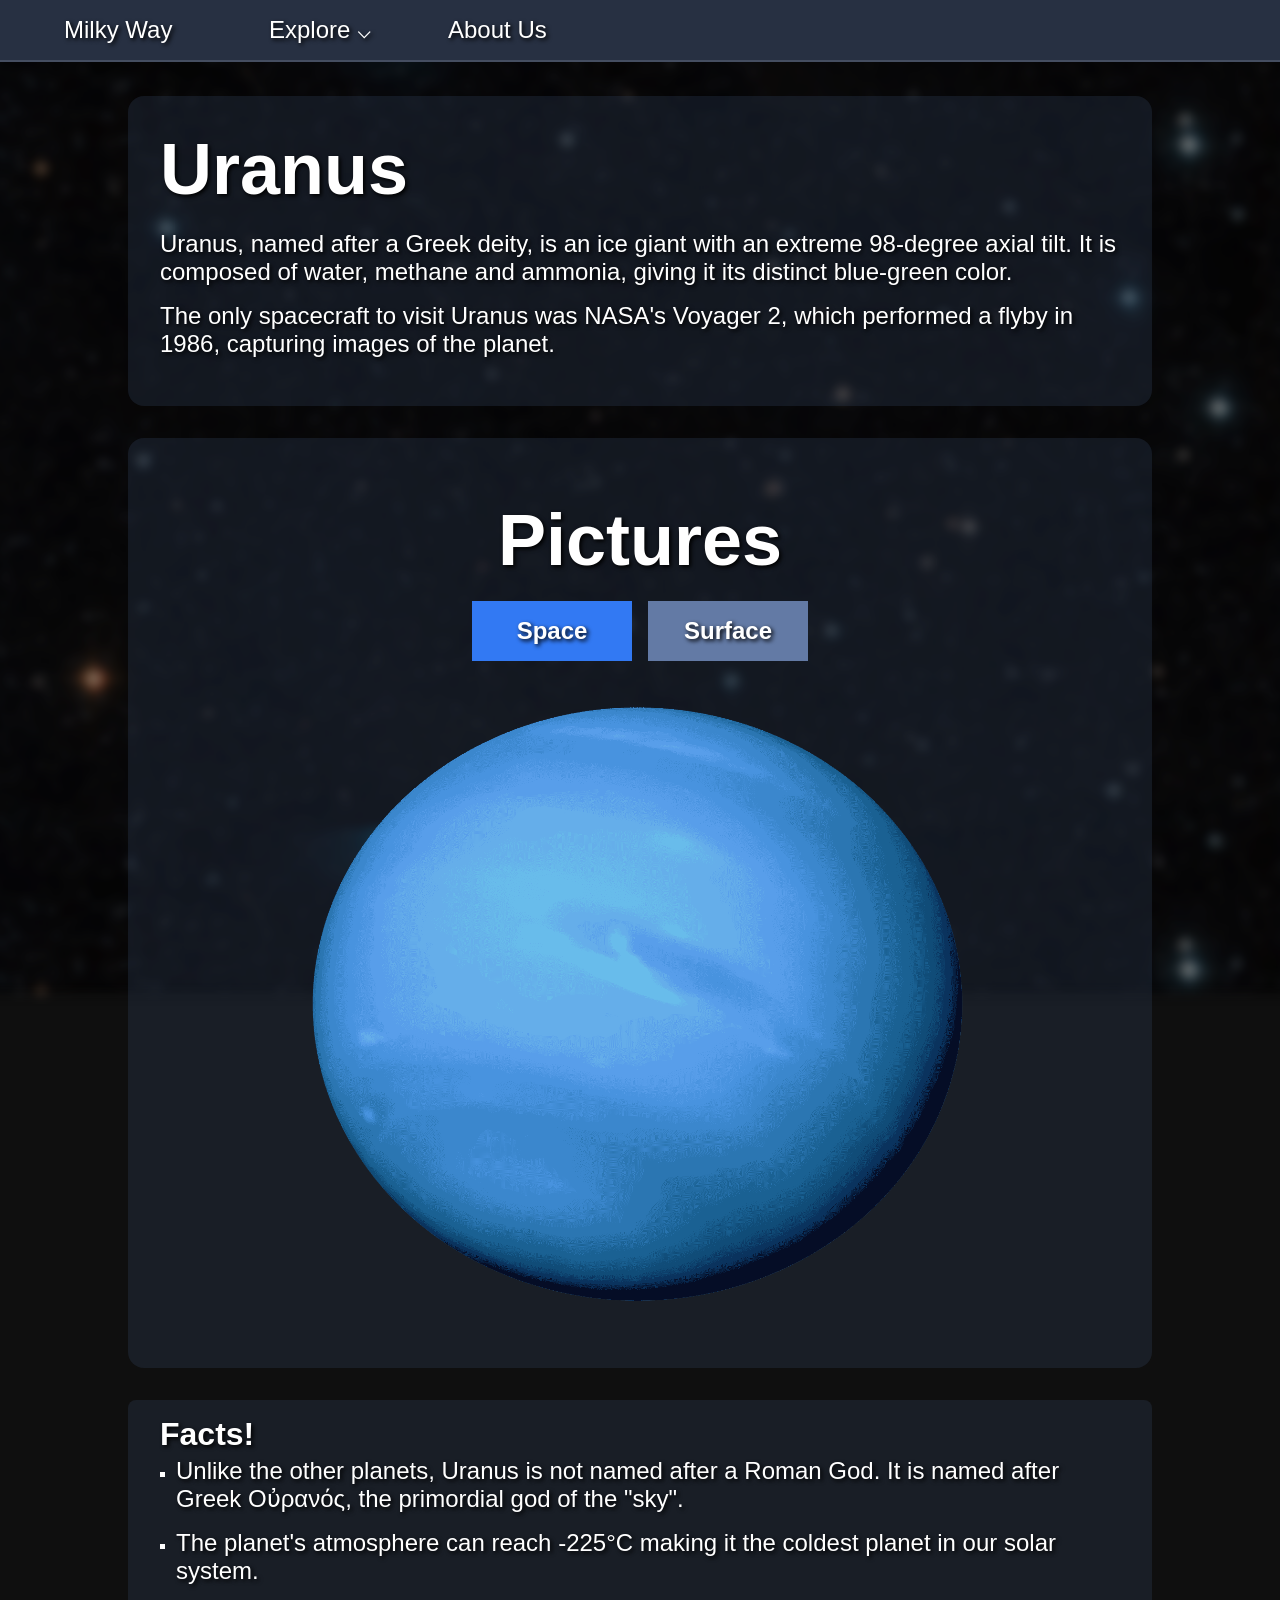
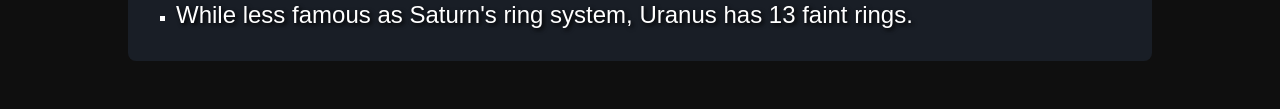
<file: Summative 2/pages/planet/uranus.html>
<!DOCTYPE html>
<html lang="en">

<head>
    <meta charset="UTF-8">
    <meta name="viewport" content="width=device-width, initial-scale=1.0">
    <title>Uranus</title>
    <link rel="stylesheet" href="../../assets/css/style.css">
</head>

<body>
    <div class="content">
        <header>
            <nav class="navbar">
                <ul class="main-nav-bar ">
                    <li><a href="../../index.html" tabindex="0">Milky Way</a></li>
                    <li>
                        <div class="dropdown-menu">
                            <button onclick="dropdown()" id="dropdown-btn">Explore ⌵</button>
                            <div id="dropdown-content">
                                <ul>
                                    <li><a href="../solarsystem.html" tabindex="0">Solar System</a></li>
                                    <li><a href="mercury.html" tabindex="0">Mercury</a></li>
                                    <li><a href="venus.html" tabindex="0">Venus</a></li>
                                    <li><a href="earth.html" tabindex="0">Earth</a></li>
                                    <li><a href="mars.html" tabindex="0">Mars</a></li>
                                    <li><a href="jupiter.html" tabindex="0">Jupiter</a></li>
                                    <li><a href="saturn.html" tabindex="0">Saturn</a></li>
                                    <li><a href="uranus.html" tabindex="0" id="currentPage" [aria-current="page"
                                            ]>Uranus</a></li>
                                    <li><a href="neptune.html" tabindex="0">Neptune</a></li>
                                </ul>
                            </div>
                        </div>
                    </li>
                    <li><a href="../about.html" tabindex="0">About Us</a>
                    </li>
                </ul>
            </nav>
        </header>

        <!-- Main tag for semantics -->
        <main>
            <div id="wrapper">
                <div class="grid-container">
                    <div class="grid-text-container">
                        <h1>Uranus</h1>
                        <p>Uranus, named after a Greek deity, is an ice giant with an extreme 98-degree axial tilt. It
                            is
                            composed of water, methane and ammonia, giving it its distinct blue-green color.</p>
                        <p>The only spacecraft to visit Uranus was NASA's Voyager 2, which performed a flyby in 1986, capturing images of the planet.</p>
                    </div>

                    <div class="grid-media-container">
                        <h1>Pictures</h1>
                        <div class="btn-container">
                            <button class="btn-highlight" id="uranus-button1"
                                onclick="img_swap(this, '../../assets/images/planet_space/uranus.png', 'uranus')">Space</button>
                            <button class="btn-default" id="uranus-button2"
                                onclick="img_swap(this, '../../assets/images/planet_surface/uranus_surface.jpg', 'uranus')">Surface</button>
                        </div>
                        <img src="../../assets/images/planet_space/uranus.png" alt="uranus" class="img-child"
                            id="uranus">
                    </div>
                </div>

                <div class="fact-container">
                    <h2>Facts!</h2>
                    <ul>
                        <!-- p tag inside li for semantics, helps with accessibility -->
                        <li>
                            <p>Unlike the other planets, Uranus is not named after a Roman God. It is named after Greek
                                Οὐρανός, the primordial god of the "sky".</p>
                        </li>
                        <li>
                            <p>The planet's atmosphere can reach -225°C making it the coldest planet in our solar
                                system.</p>
                        </li>
                        <li>
                            <p>While less famous as Saturn's ring system, Uranus has 13 faint rings.</p>
                        </li>
                    </ul>
                </div>
            </div>
        </main>
    </div>
    <script src="../../assets/js/script.js" defer></script>
</body>


</html>
</file>
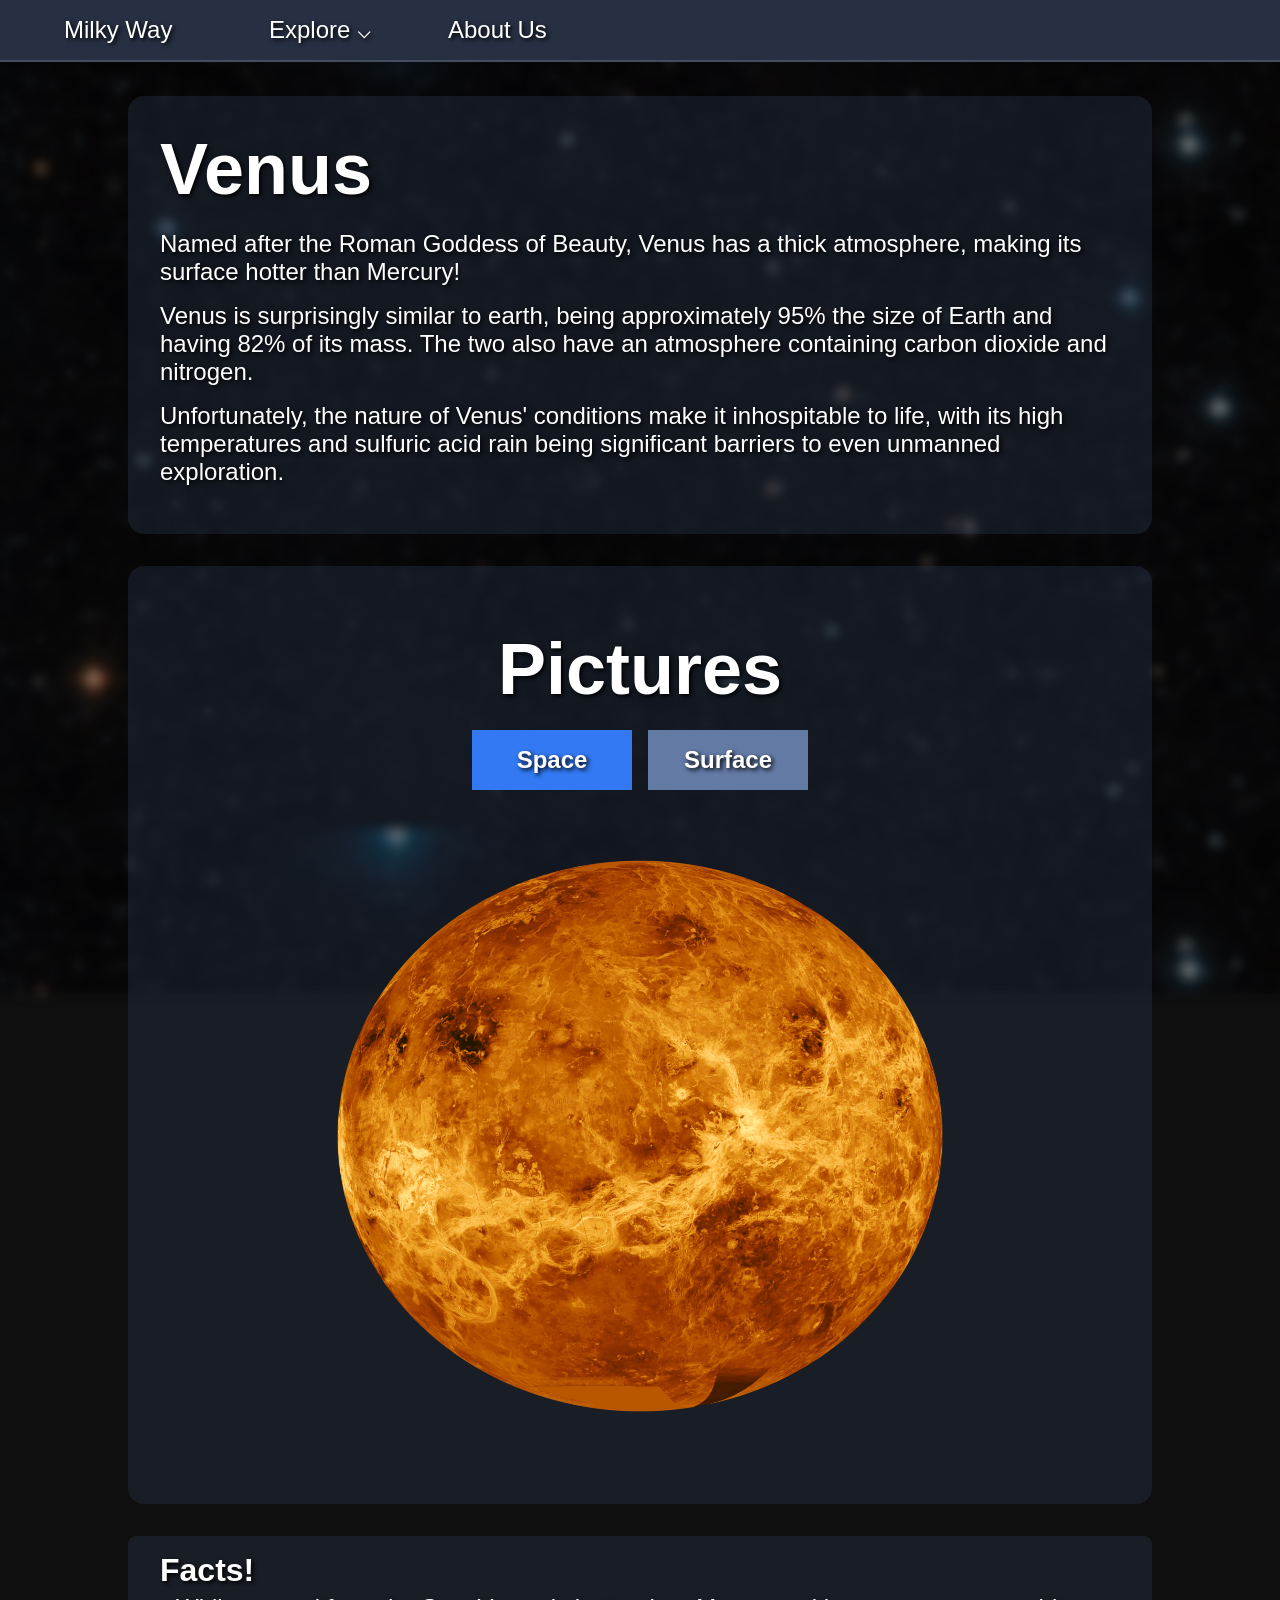
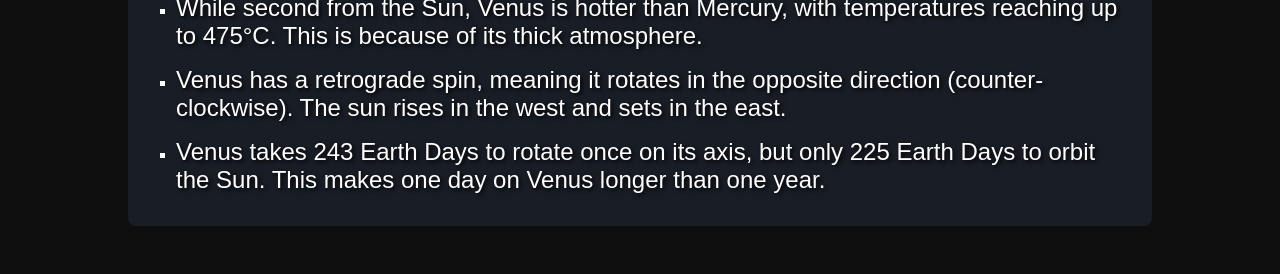
<file: Summative 2/pages/planet/venus.html>
<!DOCTYPE html>
<html lang="en">

<head>
    <meta charset="UTF-8">
    <meta name="viewport" content="width=device-width, initial-scale=1.0">
    <title>Venus</title>
    <link rel="stylesheet" href="../../assets/css/style.css">
</head>

<body>
    <div class="content">
        <header>
            <nav class="navbar">
                <ul class="main-nav-bar ">
                    <li><a href="../../index.html" tabindex="0">Milky Way</a></li>
                    <li>
                        <div class="dropdown-menu">
                            <button onclick="dropdown()" id="dropdown-btn">Explore ⌵</button>
                            <div id="dropdown-content">
                                <ul>
                                    <li><a href="../solarsystem.html" tabindex="0">Solar System</a></li>
                                    <li><a href="mercury.html" tabindex="0">Mercury</a></li>
                                    <li><a href="venus.html" tabindex="0" id="currentPage" [aria-current="page"
                                            ]>Venus</a></li>
                                    <li><a href="earth.html" tabindex="0">Earth</a></li>
                                    <li><a href="mars.html" tabindex="0">Mars</a></li>
                                    <li><a href="jupiter.html" tabindex="0">Jupiter</a></li>
                                    <li><a href="saturn.html" tabindex="0">Saturn</a></li>
                                    <li><a href="uranus.html" tabindex="0">Uranus</a></li>
                                    <li><a href="neptune.html" tabindex="0">Neptune</a></li>
                                </ul>
                            </div>
                        </div>
                    </li>
                    <li><a href="../about.html" tabindex="0">About Us</a>
                    </li>
                </ul>
            </nav>
        </header>

        <!-- Main tag for semantics -->
        <main>
            <div id="wrapper">
                <div class="grid-container">
                    <div class="grid-text-container">
                        <h1>Venus</h1>
                        <p>Named after the Roman Goddess of Beauty, Venus has a thick atmosphere, making its surface
                            hotter
                            than
                            Mercury!</p>
                        <p>Venus is surprisingly similar to earth, being approximately 95% the size of Earth and having
                            82% of its mass. The two also have an atmosphere containing carbon dioxide and nitrogen.</p>
                        <p>Unfortunately, the nature of Venus' conditions make it inhospitable to life, with its high
                            temperatures and sulfuric acid rain being significant barriers to even unmanned exploration.</p>
                    </div>
                    <div class="grid-media-container">
                        <h1>Pictures</h1>
                        <div class="btn-container">
                            <button class="btn-highlight" id="venus-button1"
                                onclick="img_swap(this, '../../assets/images/planet_space/venus.png', 'venus')">Space</button>
                            <button class="btn-default" id="venus-button2"
                                onclick="img_swap(this, '../../assets/images/planet_surface/venus_surface.jpg', 'venus')">Surface</button>
                        </div>
                        <img src="../../assets/images/planet_space/venus.png" alt="venus" class="img-child" id="venus">
                    </div>
                </div>

                <div class="fact-container">
                    <h2>Facts!</h2>
                    <ul>
                        <!-- p tag inside li for semantics, helps with accessibility -->
                        <li>
                            <p>While second from the Sun, Venus is hotter than Mercury, with temperatures reaching up to
                                475°C.
                                This is because of its thick atmosphere.</p>
                        </li>
                        <li>
                            <p>Venus has a retrograde spin, meaning it rotates in the opposite direction
                                (counter-clockwise). The sun rises in the west and sets in the east.</p>
                        </li>
                        <li>
                            <p>Venus takes 243 Earth Days to rotate once on its axis, but only 225 Earth Days to orbit
                                the
                                Sun. This makes one day on Venus longer than one year.</p>
                        </li>
                    </ul>
                </div>
            </div>
        </main>
    </div>
    <script src="../../assets/js/script.js" defer></script>
</body>


</html>
</file>
<file: Summative 2/assets/css/style.css>
* {
    /* Removed default browser defaults here to make css easier. */
    font-family: 'Segoe UI', Tahoma, Geneva, Verdana, sans-serif;
    padding: 0;
    margin: 0;
    box-sizing: border-box;
}

body {
    margin: 0;
    background-color: #0F0F0F;
}

.content::before {
    content: "";
    position: fixed;
    left: 0;
    right: 0;
    z-index: -1;

    display: block;
    /* fallback color incase background image doesn't load. */
    background-color: black;
    background-image: url(../images/stars.jpg);

    width: 100%;
    height: 100vh;
    /* Filters make it easier to read text and such. */
    filter: blur(5px) brightness(50%);
    transform: scale(1.1);

}


.content {
    position: relative;
    left: 0;
    right: 0;
    z-index: 0;
}


/* Main content Wrapper */
#wrapper {
    width: 90%;
    margin: 3rem auto;
    padding-top: 3rem;
    overflow: hidden;

}

header {
    background: #273042;
    /* background: linear-gradient(90deg, rgba(65, 78, 105, 1) 0%, rgb(79, 98, 134) 100%);
     */
    border-bottom: 2px rgb(69, 78, 97) solid;
    position: fixed;
    left: 0;
    width: 100%;
    top: 0;
    z-index: 10;
}



.navbar ul {
    display: flex;
    flex-direction: row;
    justify-content: center;
    list-style-type: none;
    gap: 1em;
}

.navbar li {
    /* List item size should be based on the actual button size, so make it fit content. */
    width: fit-content;

}

a {
    font-size: 1rem;
    padding: 1rem;
    /* 100% dimensions means it is the full size of the parent li element */
    /* min-width: 12rem; */
    height: 100%;
    display: block;
    color: white;
    text-decoration: none;
    text-align: center;
    text-shadow: 2px 2px 4px #000000;

}

.navbar a:hover {
    background-color: #32405a;
}

#dropdown-btn {
    font-size: 1rem;
    height: 100%;
    color: white;
    background-color: transparent;
    font-weight: normal;
    text-decoration: none;
    text-align: center;
    text-shadow: 2px 2px 4px #000000;
}

#dropdown-btn:hover {
    background-color: #32405a;
}

.dropdown-menu {
    position: relative;
    width: 100%;
    height: 100%;
}

/* .dropdown-menu:hover .dropdown-content {
    display: block;
} */

#dropdown-content {
    display: none;
    position: absolute;
    width: 100%;
    background-color: #344e7c;
    border-top: 2px rgb(69, 78, 97) solid;
}

#dropdown-content ul {
    display: flex;
    flex-direction: column;
    justify-content: center;
    align-items: center;
    overflow: hidden;
    padding: 0;
    margin: 0;
}

#dropdown-content a:hover {
    background-color: #4c6081;
}

#dropdown-content li {
    width: 100%;
}


#currentPage {
    font-weight: bold;
}


p {
    color: white;
    font-size: 1.25rem;
    text-shadow: 2px 2px 4px #000000;
    margin-bottom: 1rem;
}

h1 {
    color: white;
    font-size: 3rem;
    margin-bottom: 1.25rem;
    text-shadow: 2px 2px 4px #000000;
}

h2 {
    color: white;
    font-size: 2rem;
    margin-bottom: 0.3rem;
    text-shadow: 2px 2px 4px #000000;
}

h3 {
    color: white;
    font-size: 1.75rem;
    margin-bottom: 0.3rem;
    text-shadow: 2px 2px 4px #000000;
}

.grid-media-container {
    display: flex;
    flex-direction: column;
    align-items: center;
    justify-content: center;
    background-color: #32405a4f;
    height: 100%;
    padding: 2rem;
    border-radius: 1rem;

}


.grid-media-container img {
    height: auto;
    width: 300px
}

.grid-media-container img {
    height: auto;
    width: 300px
}

.grid-container {
    display: grid;
    grid-template-rows: auto auto;
    margin-bottom: 2rem;
    gap: 2rem;
}

.media-container video {
    height: auto;
    width: 100%;
}

.text-container {
    padding: 2rem;
}

.grid-text-container {
    background-color: #32405a4f;
    height: 100%;
    padding: 2rem;
    border-radius: 1rem;
}

.btn-container {
    display: flex;
    justify-content: center;
    gap: 1rem;
    margin-bottom: 1rem;
}

.introduction {
    display: flex;
    flex-direction: column;
    justify-content: center;
    align-items: center;
    margin-block: 8rem;
    text-align: center;

}

.planet-introduction {
    display: flex;
    flex-direction: column;
    justify-content: center;
    align-items: center;
    margin-top: 10rem;
    margin-bottom: 4rem;
    text-align: center;

}


.fact-container {
    background-color: #32405a4f;
    border-radius: 0.5rem;
    padding: 1rem 2rem 1rem 2rem;
}

.planet-grid-container {
    display: grid;
    justify-content: center;
    grid-template-columns: 50% 50%;
    padding-block: 2rem;

    margin: 1rem 1rem 0 1rem;
    gap: 1rem;
}

.planet-grid-container a {
    text-decoration: none;
}

.planet-group {
    margin-bottom: 3rem;
}

.planet-child {
    display: flex;
    flex-direction: column;
    align-items: center;
    padding: 1rem;
    transition: transform 0.1s ease-in-out;
}

.planet-child p {
    margin: 0;
}

.planet-child img {
    height: auto;
    width: 100px;
    margin-bottom: 1rem;
}

.planet-child:hover {

    transform: scale(1.1);
    background-color: #32405a4f;
    border-radius: 1rem;
}

ul {
    list-style-type: square;
    padding-left: 1rem;
}

ul li::marker {
    color: rgb(255, 255, 255);
}



button {
    font-size: 1.2rem;
    color: white;
    padding: 0.8rem;
    font-weight: bold;
    text-shadow: 2px 2px 4px #000000;
    cursor: pointer;
    border: none;
}

button:hover {
    background-color: #95add8;
}

.btn-default {
    background-color: #637aa5;
}

.btn-highlight {
    background-color: #3279f3;
}

.text-container {
    margin-bottom: 2rem;
}

@media screen and (min-width: 568px) {
    .navbar a {
        font-size: 1.5rem;
        text-align: left;
    }

    #dropdown-btn {
        min-width: 12rem;
    }

    #dropdown-btn {
        font-size: 1.5rem;
    }

    p {
        font-size: 1.5em;
    }

    h1 {
        font-size: 4rem;
    }

    .btn-container {
        margin-bottom: 2.5rem;
    }

    .grid-media-container img {
        height: 90%;
        width: 90%;
    }



    .planet-grid-container {
        grid-template-columns: 40% 40%;
        gap: 4rem;
    }



    .planet-child img {
        width: 180px;
    }
}

@media screen and (min-width: 666px) {

    /* At this size the nav bar aligns to the left with a margin, this is the desktop-like version, it also fills more horizontal space. */
    .navbar .main-nav-bar {
        justify-content: left;
        margin-left: 2.5%;
    }

    .navbar a {
        padding: 1rem;
    }


    .planet-grid-container {
        margin-top: 3rem;
    }

    .planet-child {
        padding: 2;
    }



    button {
        font-size: 1.5rem;
    }


}

@media screen and (min-width: 768px) {

    h1 {
        font-size: 4.5rem;
    }

    .planet-child img {
        width: 230px;
    }

    .btn-container button {
        padding: 1rem;
        min-width: 10rem;
    }

    #dropdown-content a {
        font-size: 1.5rem;
    }

    .navbar a {
        min-width: 10rem;
    }

}

@media screen and (min-width: 1024px) {

    #wrapper {
        width: 80%;
    }

    .grid-media-container img {
        height: 70%;
        width: 70%;
    }

}

@media screen and (min-width: 1300px) {

    #wrapper {
        width: 70%;
    }

    .navbar a {
        font-size: 2rem;
        min-width: 12rem;
    }

    #dropdown-btn {
        font-size: 2rem;
    }

    h1 {
        font-size: 5rem;
    }

    h2 {
        font-size: 3.5rem;
    }

    p {
        font-size: 2rem;
    }

    .grid-text-container {
        margin-bottom: 0;
    }

    .grid-media-container {
        margin-bottom: 0;
    }

    .grid-media-container img {
        height: auto;
        width: 100%;

    }

    #milky-container {
        display: grid;
        grid-template-columns: 40% 60%;
    }

    .grid-container {
        display: grid;
        grid-template-columns: 1fr 1fr;
        margin-bottom: 0;
        gap: 2rem;

    }

}
</file>
